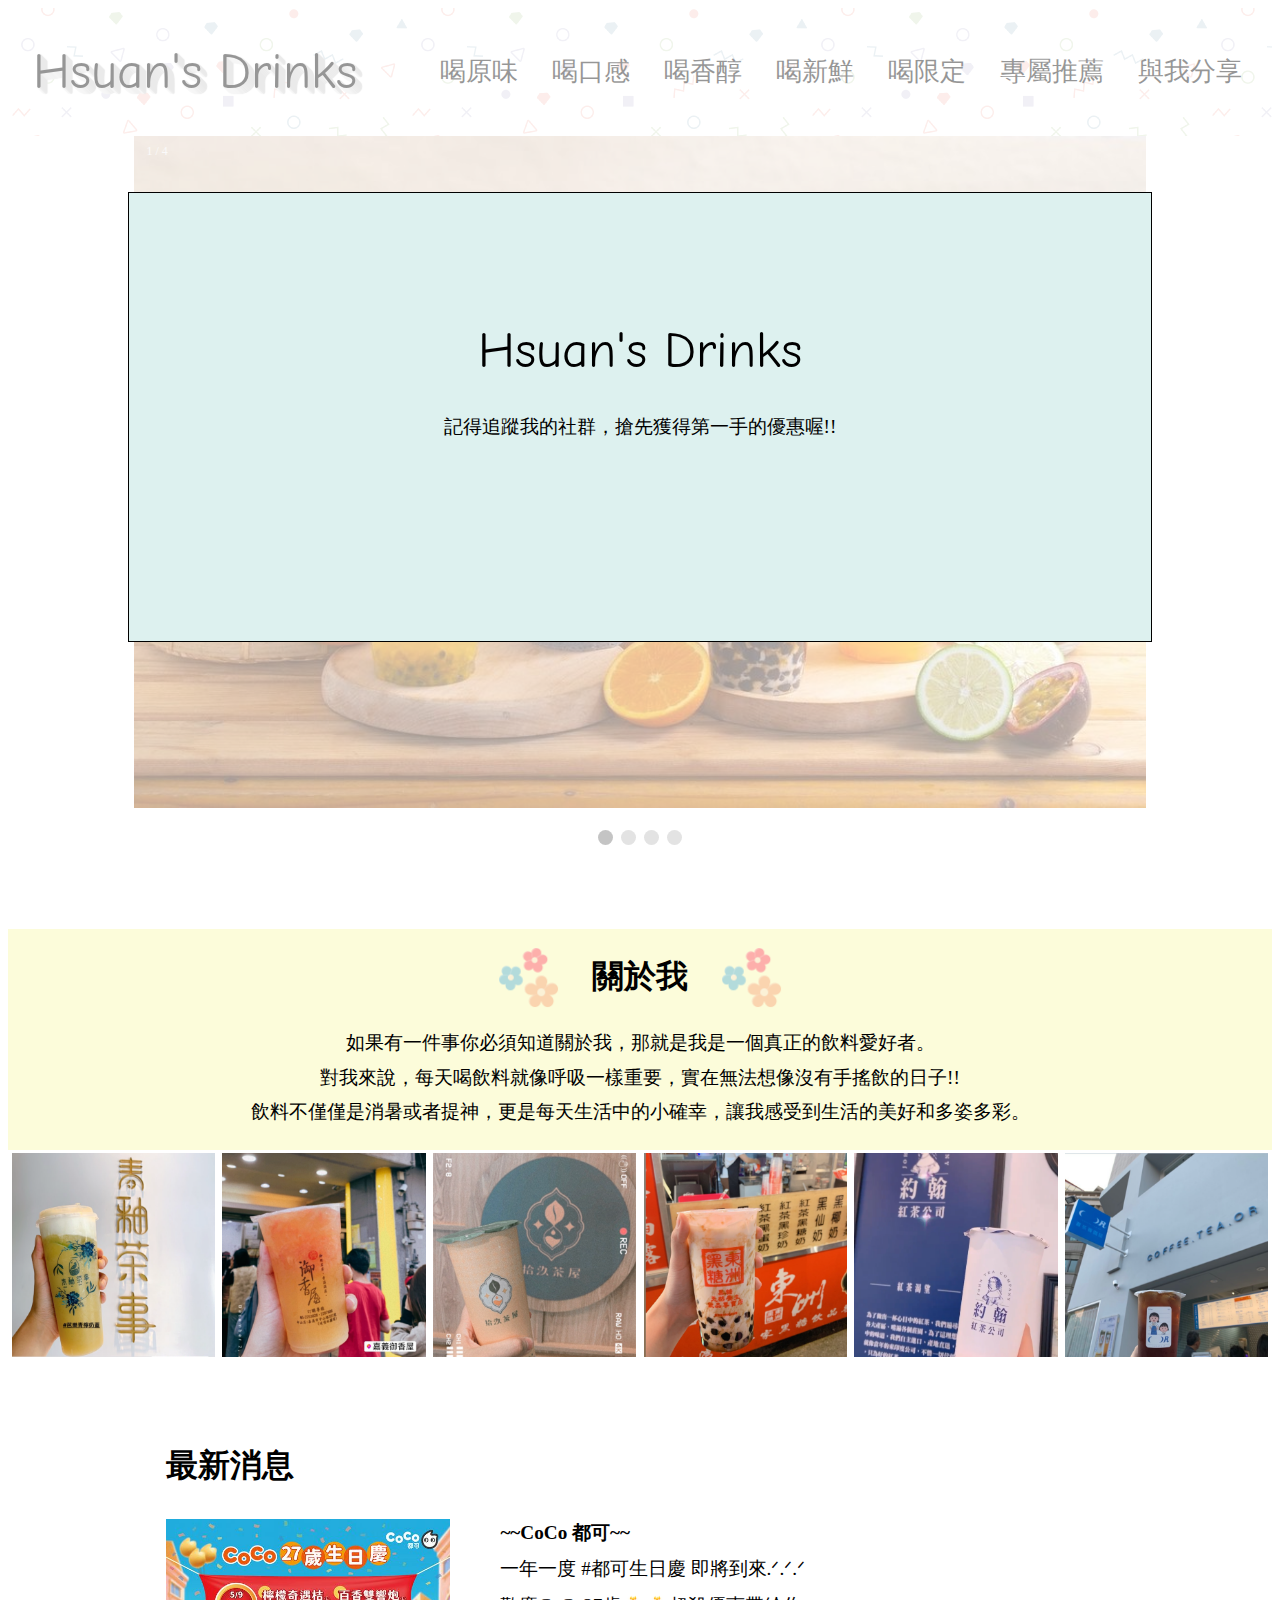
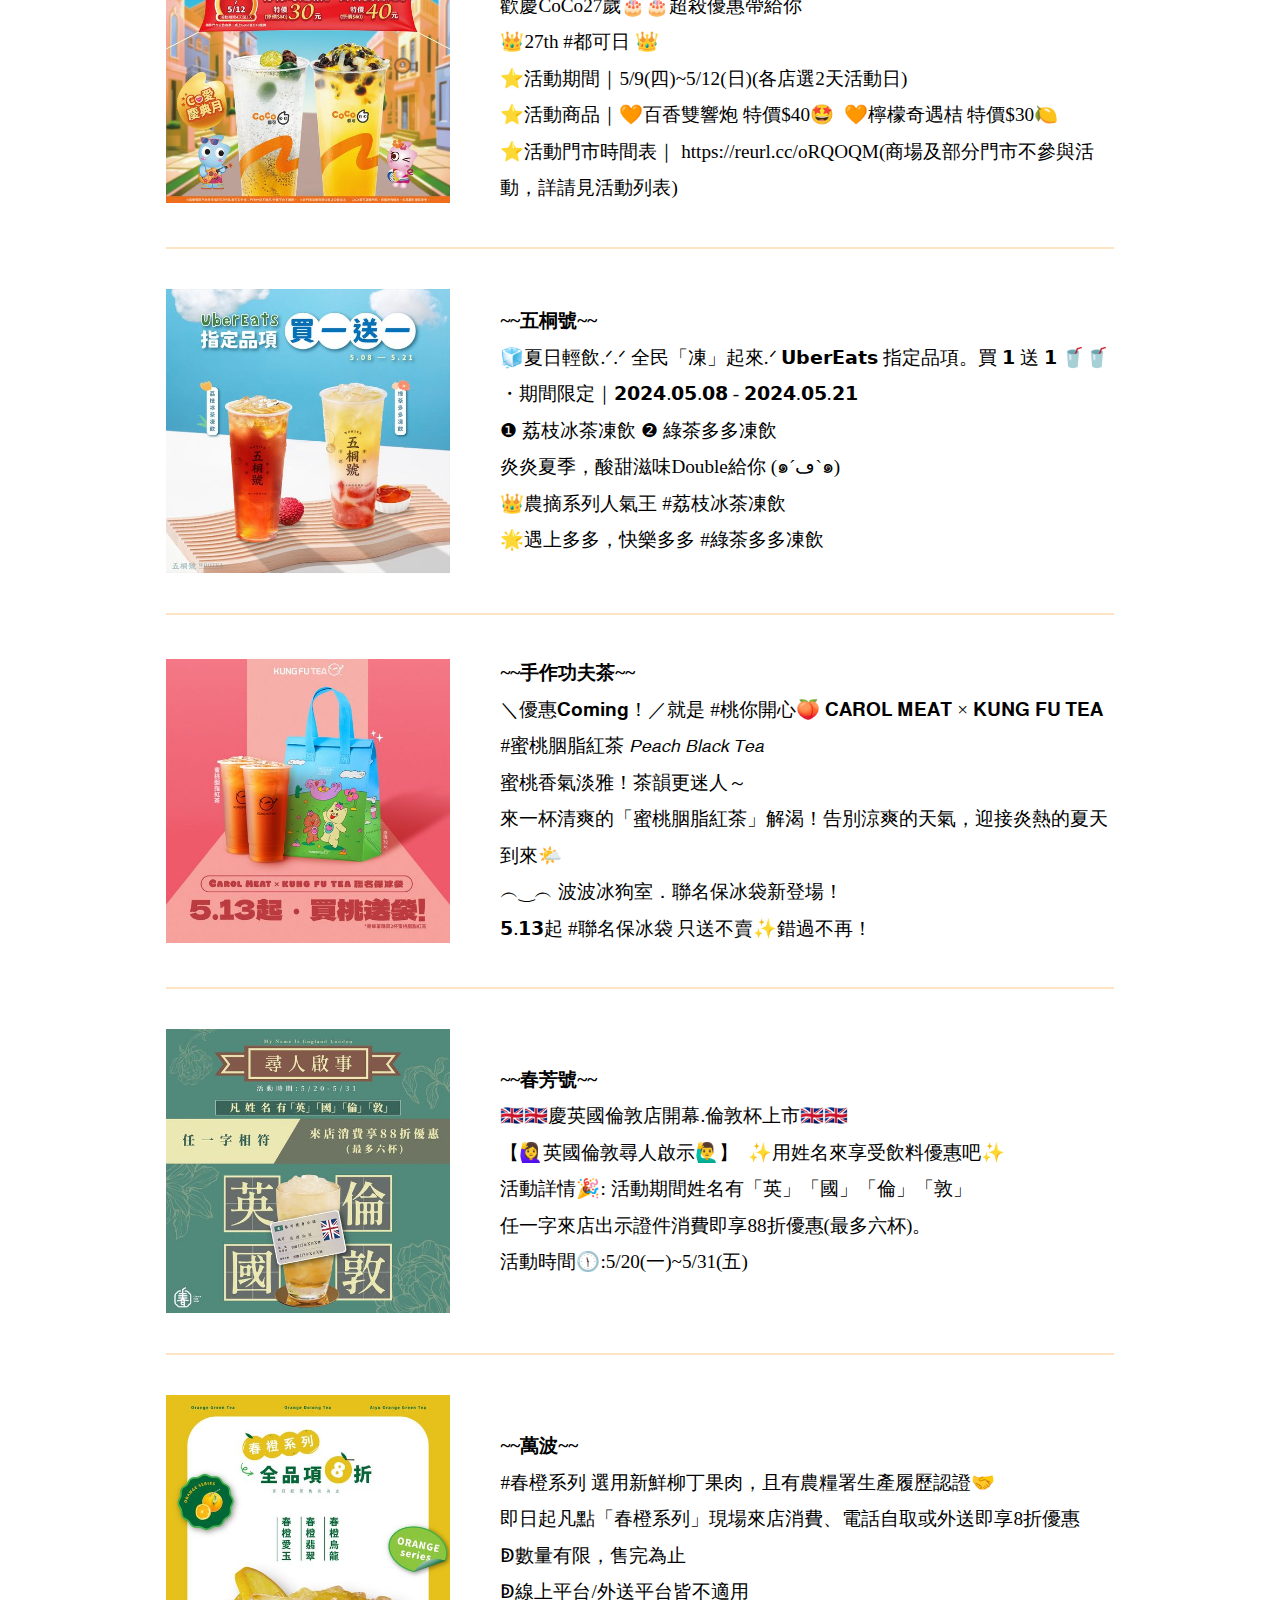
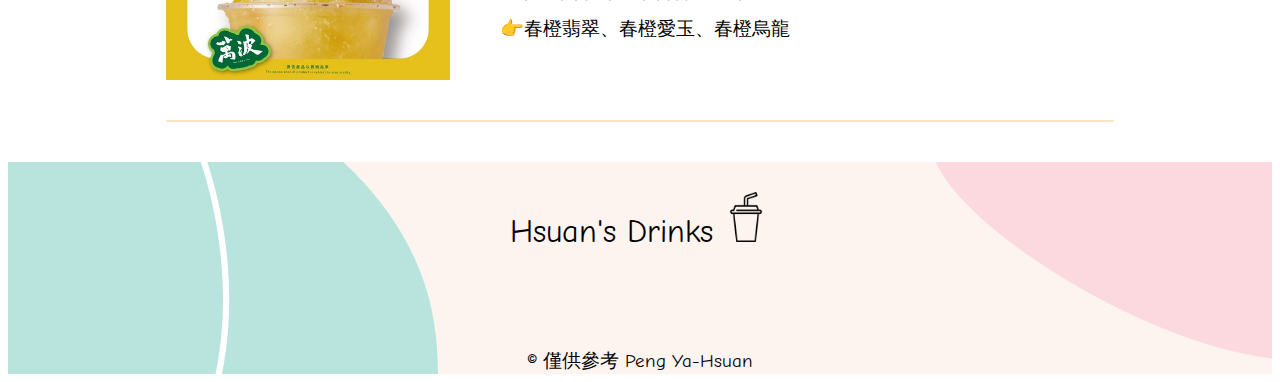
<file: index.html>
<!DOCTYPE html>
<html lang="en">

<head>
    <meta charset="UTF-8">
    <meta name="viewport" content="width=device-width, initial-scale=1.0">
    <title>Hsuan's Drinks</title>
    <link rel="preconnect" href="https://fonts.googleapis.com">
    <link rel="preconnect" href="https://fonts.gstatic.com" crossorigin>
    <link
        href="https://fonts.googleapis.com/css2?family=Comic+Neue:ital,wght@0,300;0,400;0,700;1,300;1,400;1,700&family=Noto+Serif+TC&family=Patrick+Hand&display=swap"
        rel="stylesheet">
    <link rel="stylesheet" href="https://cdnjs.cloudflare.com/ajax/libs/font-awesome/6.5.2/css/all.min.css"
        integrity="sha512-SnH5WK+bZxgPHs44uWIX+LLJAJ9/2PkPKZ5QiAj6Ta86w+fsb2TkcmfRyVX3pBnMFcV7oQPJkl9QevSCWr3W6A=="
        crossorigin="anonymous" referrerpolicy="no-referrer" />
    <link rel="stylesheet" href="style.css">
</head>

<body>
    <header class="clearfix" style="position: relative">
        <h1><a href="./index.html">Hsuan's Drinks</a></h1>

        <!-- 導覽列+下拉選單 -->
        <nav>
            <ul class="inline-block-nav">
                <div class="dropdown"><a href="./original.html">喝原味</a></div>

                <div class=" dropdown">
                    <div class="dropbtn"><a href="#">喝口感</a></div>
                    <div class="dropdown-content">
                        <a href="./boba.html">珍珠</a>
                        <a href="./taro.html">其他</a>
                    </div>
                </div>

                <div class=" dropdown">
                    <div class="dropbtn"><a href="./milk.html">喝香醇</a></div>
                </div>

                <div class=" dropdown"><a href="./fresh.html">喝新鮮</a></div>

                <div class=" dropdown">
                    <div class="dropbtn"><a href="./limited.html">喝限定</a></div>
                </div>
                <div class=" dropdown"><a href="./random.html">專屬推薦</a></div>
                <div class=" dropdown"><a href="./contact.html">與我分享</a></div>
            </ul>
        </nav>

        <div class="mobile-menu" onclick="rightTitle()">
            <i class="fa-solid fa-list-ul"></i>
        </div>

        <div class="myRightList" id="rightList">
            <div class="rightList-container textAlign">
                <a href="./original.html">喝原味</a>
                <button class="dropdown-btn" onclick="boba()" style="padding:5%">喝口感
                    <i class="fa fa-caret-down" onclick="boba()"></i>
                </button>
                <div class="dropdown-container" id="myDrop_btn">
                    <a href="./boba.html">喝口感-珍珠</a><br>
                    <a href="./taro.html">喝口感-其他</a>
                </div>
                
                <a href="./milk.html" >喝香醇</a>
                <a href="./fresh.html" >喝新鮮</a>
                <a href="./limited.html" >喝限定</a>
                <a href="./random.html" >專屬推薦</a>
                <a href="./contact.html" >與我分享</a>
            </div>                   
        </div>


    </header>

    <!-- 網頁一打開會跑出來的視窗 -->
    <div id="followNotice">
        <div class="followNotice-bg"  >
            <!-- 下一個div是一定要包著，不然標題和icon會並排，但不用設定css， -->
            <div >
                <h1 class="followNotice-title">Hsuan's Drinks</h1>
                <div class="followNotice-text">記得追蹤我的社群，搶先獲得第一手的優惠喔!!</div>
                <div class="social-icon clearfix" style="margin-top: 10px;">
                    <a href="http://www.facebook.com/"><i class="fa-brands fa-facebook"></i></a>
                    <a href="https://www.instagram.com/accounts/login/"><i class="fa-brands fa-instagram"></i></a>
                    <a href="https://www.threads.net"><i class="fa-brands fa-threads"></i></a>
                    <a href="https://mail.google.com"><i class="fa-regular fa-envelope"></i></a>
                </div>
            </div>
            
        </div>
    </div>
    







    <!-- 輪播圖W3 -->
    <!-- Slideshow container -->
    <div class="slideshow-container">

            <!-- Full-width images with number and caption text -->
        <div class="mySlides fade">
            <div class="numbertext">1 / 4</div>
            <img src="./images/小茶齋.JPG" style="width: 100%;">
            <!-- <div class="text">Caption Text</div> -->
        </div>

        <div class="mySlides fade">
            <div class="numbertext">2 / 4</div>
            <img src="./images/新井茶banner.png" style="width:100%">
            <!-- <div class="text">Caption Two</div> -->
        </div>

        <div class="mySlides fade">
            <div class="numbertext">3 / 4</div>
            <img src="./images/甘蔗媽媽banner.JPG" style="width:100%">
             <!-- <div class="text">Caption Three</div> -->
        </div>
        <div class="mySlides fade">
            <div class="numbertext">4 / 4</div>
            <img src="./images/茶湯會-1banner.jpg" style="width:100%">
            <!-- <div class="text">Caption Three</div> -->
        </div>
    </div>
    <br>

    <!-- The dots/circles -->
    <div style="text-align:center ">
        <span class="dot" onclick="currentSlide(1)"></span>
        <span class="dot" onclick="currentSlide(2)"></span>
        <span class="dot" onclick="currentSlide(3)"></span>
        <span class="dot" onclick="currentSlide(4)"></span>
    </div>





    <!-- 關於我 -->
    <div class="bg-color" style="margin-top: 80px;">
        <div class="text-center about-me">
            <img src="./images/flower-1.png" alt="" width="35">
            <h2>關於我</h2>
            <img src="./images/flower-1.png" alt="" width="35">
        </div>
        <div class="text-center">
            <div class="padding-bottom" style="font-size: 1.5vw;line-height: 180%;">如果有一件事你必須知道關於我，那就是我是一個真正的飲料愛好者。<br>
                對我來說，每天喝飲料就像呼吸一樣重要，實在無法想像沒有手搖飲的日子!! <br>
                飲料不僅僅是消暑或者提神，更是每天生活中的小確幸，讓我感受到生活的美好和多姿多彩。
            </div>
        </div>
    </div>

    <!-- 關於我 底下的照片 -->
    <div style="display:flex; margin-bottom: 80px;">
        <div class="margin-drinks w-16" style="margin:0.3%;">
            <img src="./images/青柚茶事.png" alt="" width="100%" >
        </div>
        <div class=" margin-drinks w-16" style="margin:0.3%;">
            <img src="./images/御香屋.png" alt="" width="100%">
        </div>
        <div class=" margin-drinks w-16" style="margin:0.3%;">
            <img src="./images/拾汣茶屋.png" alt="" width="100%">
        </div>
        <div class="margin-drinks w-16" style="margin:0.3%;">
            <img src="./images/東洲.png" alt="" width="100%">
        </div>
        <div class="margin-drinks w-16" style="margin:0.3%;">
            <img src="./images/約翰紅茶.png" alt="" width="100%">
        </div>
        <div class="margin-drinks w-16" style="margin:0.3%;">
            <img src="./images/coffee-tea-or.png" alt="" width="100%">
        </div>
    </div>


    <div class="container-bg">
        <div class="container">
            <!-- 最新消息 -->
            <h2>最新消息
                <span class="fa-solid fa-bullhorn"></span>
            </h2>
            <div class="wrap">
                <div class="clearfix color-black item flex-center newsImg-container" >
                    <img src="./images/coco-news.jpg" alt="" width=30% class="newsImg">
                    <div class="float-right w-70 margin-left line-height newsText"><b>~~CoCo 都可~~</b><br>
                        一年一度 #都可生日慶 即將到來.ᐟ.ᐟ.ᐟ<br>
                        歡慶CoCo27歲🎂🎂超殺優惠帶給你<br>
                        👑27th #都可日 👑<br>
                        ⭐活動期間｜5/9(四)~5/12(日)(各店選2天活動日)<br>
                        ⭐活動商品｜🧡百香雙響炮 特價$40🤩&nbsp;&nbsp;🧡檸檬奇遇桔 特價$30🍋<br>
                        ⭐活動門市時間表｜ https://reurl.cc/oRQOQM(商場及部分門市不參與活動，詳請見活動列表)
                    </div>
                    <a href="https://www.facebook.com/cocofreshtea.tw/">
                        <div class="text flex-center">點進來了解詳情</div>
                    </a>
                    
                    
                </div>
                <hr>
                <div class="clearfix color-black item flex-center newsImg-container">
                    <img src="./images/wootea-news.jpg" alt="" width=30% class="newsImg">
                    <div class="float-right w-70 margin-left line-height newsText"> <b>~~五桐號~~</b><br>
                        🧊夏日輕飲.ᐟ.ᐟ 全民「凍」起來.ᐟ&nbsp;𝗨𝗯𝗲𝗿𝗘𝗮𝘁𝘀 指定品項。買 𝟭 送 𝟭 🥤🥤<br>
                        ・期間限定｜𝟮𝟬𝟮𝟰.𝟬𝟱.𝟬𝟴 - 𝟮𝟬𝟮𝟰.𝟬𝟱.𝟮𝟭<br>
                        ❶ 荔枝冰茶凍飲 ❷ 綠茶多多凍飲&nbsp;&nbsp;&nbsp;&nbsp;&nbsp;&nbsp;&nbsp;<br>
                        炎炎夏季，酸甜滋味Double給你 (๑´ڡ`๑)<br>
                        👑農摘系列人氣王 #荔枝冰茶凍飲<br>
                        🌟遇上多多，快樂多多 #綠茶多多凍飲
                    </div>
                    <a href="https://www.facebook.com/WooTeaTW/?locale=zh_TW">
                        <div class="text">點進來了解詳情</div>
                    </a>
                </div>
                <hr>
                <div class="clearfix color-black item flex-center line-height newsImg-container">
                    <img src="./images/功夫茶.jpg" alt="" width=30% class="newsImg">
                    <div class="float-right w-70 margin-left newsText"><b>~~手作功夫茶~~</b><br>
                        ＼優惠𝐂𝐨𝐦𝐢𝐧𝐠！／就是 #桃你開心🍑 ​𝐂𝐀𝐑𝐎𝐋 𝐌𝐄𝐀𝐓 × 𝐊𝐔𝐍𝐆 𝐅𝐔 𝐓𝐄𝐀 <br>
                        #蜜桃胭脂紅茶 𝘗𝘦𝘢𝘤𝘩 𝘉𝘭𝘢𝘤𝘬 𝘛𝘦𝘢 <br>
                        蜜桃香氣淡雅！茶韻更迷人～<br>
                        來一杯清爽的「蜜桃胭脂紅茶」解渴！告別涼爽的天氣，迎接炎熱的夏天到來🌤️<br>
                        ︵‿︵ 波波冰狗室．聯名保冰袋新登場！<br>
                        𝟱.𝟭𝟯起 #聯名保冰袋 只送不賣✨錯過不再！
                    </div>
                    <a href="https://www.facebook.com/Kungfutea">
                        <div class="text">點進來了解詳情</div>
                    </a>
                </div>
                <hr>
                <div class="clearfix color-black item flex-center line-height newsImg-container">
                    <img src="./images/春芳號.jpg" alt="" width=30% class="newsImg">
                    <div class="float-right w-70 margin-left newsText"><b>~~春芳號~~</b><br>
                        🇬🇧🇬🇧慶英國倫敦店開幕.倫敦杯上市🇬🇧🇬🇧 <br>
                        【🙋‍♀️英國倫敦尋人啟示🙋‍♂️】&nbsp;&nbsp;✨用姓名來享受飲料優惠吧✨ <br>
                        活動詳情🎉: 活動期間姓名有「英」「國」「倫」「敦」<br>
                        任一字來店出示證件消費即享88折優惠(最多六杯)。<br>
                        活動時間🕦:5/20(一)~5/31(五) <br>
                    </div>
                    <a href="https://www.facebook.com/chunfunhow8">
                        <div class="text">點進來了解詳情</div>
                    </a>
                </div>
                <hr>
                <div class="clearfix color-black item flex-center line-height newsImg-container">
                    <img src="./images/萬波.jpg" alt="" width=30% class="newsImg">
                    <div class="float-right w-70 margin-left newsText"><b>~~萬波~~</b><br>
                        #春橙系列 選用新鮮柳丁果肉，且有農糧署生產履歷認證🤝<br>
                        即日起凡點「春橙系列」現場來店消費、電話自取或外送即享8折優惠<br>
                        ↁ數量有限，售完為止<br>
                        ↁ線上平台/外送平台皆不適用<br>
                        👉春橙翡翠、春橙愛玉、春橙烏龍
                    </div>
                    <a href="https://www.facebook.com/wanpotea.com.tw/?locale=zh_TW">
                        <div class="text">點進來了解詳情</div>
                    </a>
                </div>
                <hr>






            </div>







        </div>
    </div>

    <!-- 右邊固定社群 -->
    <div class="icon-bar">
        <a href="http://www.facebook.com/"><i class="fa-brands fa-facebook"></i></a>
        <a href="https://www.instagram.com/accounts/login/"><i class="fa-brands fa-instagram"></i></a>
        <a href="https://www.threads.net"><i class="fa-brands fa-threads"></i></a>
        <a href="https://mail.google.com"><i class="fa-regular fa-envelope"></i></a>
        <a href="#"><i class="fa-solid fa-up-long"></i></a>
    </div>


    <footer>
        <h2>Hsuan's Drinks<span><img src="./images/drinks.png" alt="" width="50" style="margin-left: 8px;"></span></h2>
        <div class="social-icon clearfix">
            <a href="http://www.facebook.com/"><i class="fa-brands fa-facebook"></i></a>
            <a href="https://www.instagram.com/accounts/login/"><i class="fa-brands fa-instagram"></i></a>
            <a href="https://www.threads.net"><i class="fa-brands fa-threads"></i></a>
            <a href="https://mail.google.com"><i class="fa-regular fa-envelope"></i></a>
        </div>

        <div class="copyright"> &copy; 僅供參考 Peng Ya-Hsuan</div>
    </footer>


    <!-- 插入JS -->
    <script src="./script.js"></script>

</body>

</html>
</file>
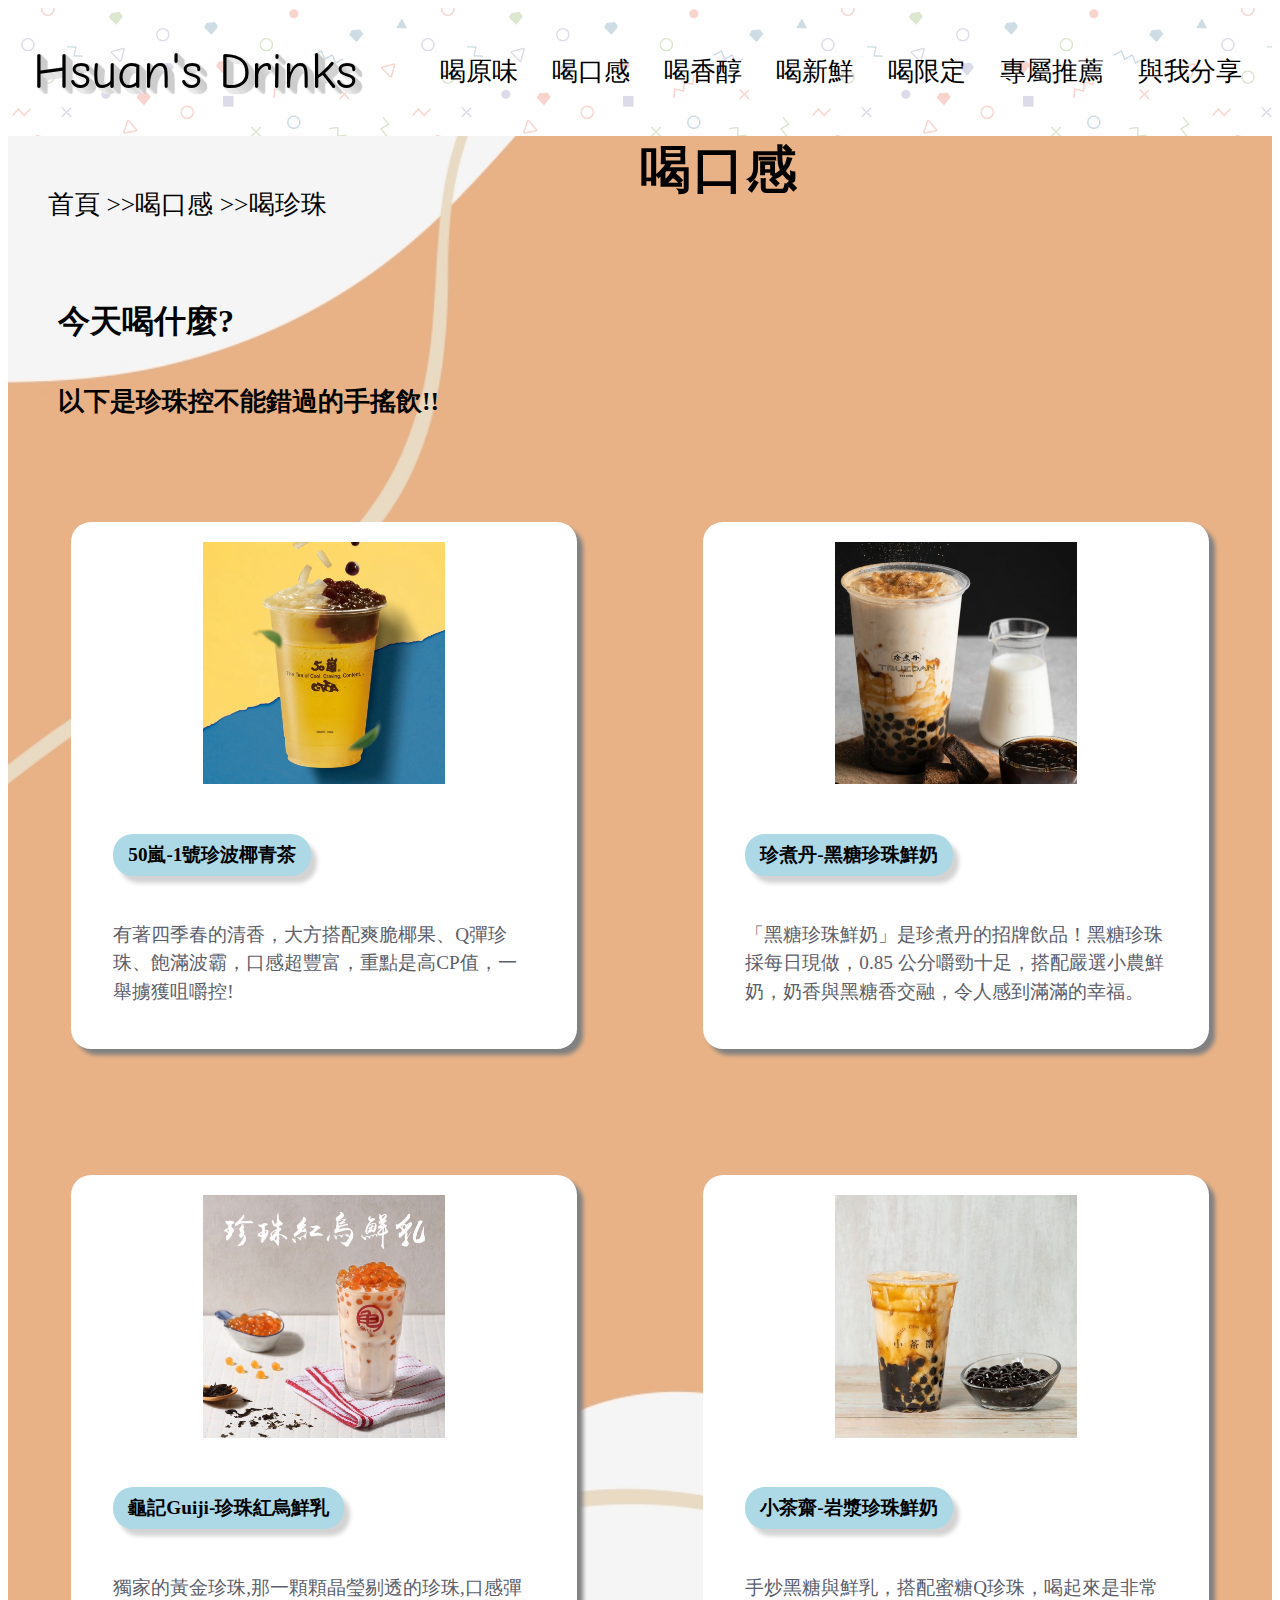
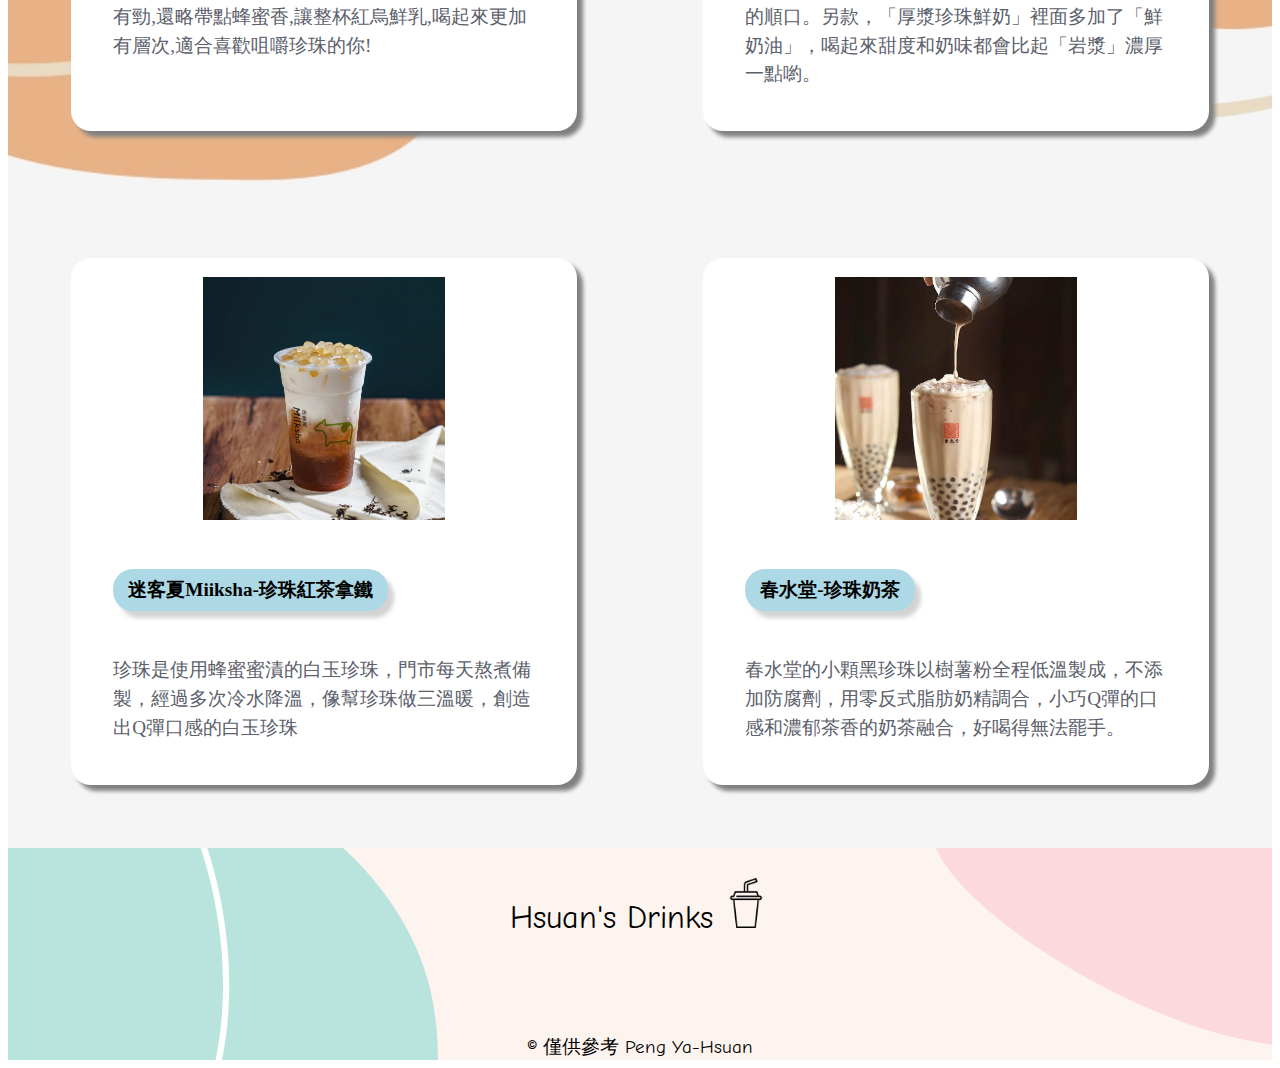
<file: boba.html>
<!DOCTYPE html>
<html lang="en">

<head>
    <meta charset="UTF-8">
    <meta name="viewport" content="width=device-width, initial-scale=1.0">
    <title>喝口感/珍珠-Hsuan's Drinks</title>
    <link rel="preconnect" href="https://fonts.googleapis.com">
    <link rel="preconnect" href="https://fonts.gstatic.com" crossorigin>
    <link
        href="https://fonts.googleapis.com/css2?family=Comic+Neue:ital,wght@0,300;0,400;0,700;1,300;1,400;1,700&family=Noto+Serif+TC&family=Patrick+Hand&display=swap"
        rel="stylesheet">
    <link rel="stylesheet" href="https://cdnjs.cloudflare.com/ajax/libs/font-awesome/6.5.2/css/all.min.css"
        integrity="sha512-SnH5WK+bZxgPHs44uWIX+LLJAJ9/2PkPKZ5QiAj6Ta86w+fsb2TkcmfRyVX3pBnMFcV7oQPJkl9QevSCWr3W6A=="
        crossorigin="anonymous" referrerpolicy="no-referrer" />
    <link rel="stylesheet" href="style.css">
</head>

<body>
    <header class="clearfix" style="position: relative">
        <h1><a href="./index.html">Hsuan's Drinks</a></h1>
        <!-- 導覽列+下拉選單 -->
        <nav>
            <ul class="inline-block-nav">
                <div class="dropdown"><a href="./original.html">喝原味</a></div>

                <div class=" dropdown">
                    <div class="dropbtn"><a href="#">喝口感</a></div>
                    <div class="dropdown-content">
                        <a href="./boba.html">珍珠</a>
                        <a href="./taro.html">其他</a>
                    </div>
                </div>

                <div class=" dropdown">
                    <div class="dropbtn"><a href="./milk.html">喝香醇</a></div>
                </div>

                <div class=" dropdown"><a href="./fresh.html">喝新鮮</a></div>

                <div class=" dropdown">
                    <div class="dropbtn"><a href="./limited.html">喝限定</a></div>
                </div>
                <div class=" dropdown"><a href="./random.html">專屬推薦</a></div>
                <div class=" dropdown"><a href="./contact.html">與我分享</a></div>
            </ul>
        </nav>
        <div class="mobile-menu" onclick="rightTitle()">
            <i class="fa-solid fa-list-ul"></i>
        </div>

        <div class="myRightList" id="rightList">
            <div class="rightList-container textAlign">
                <a href="./original.html">喝原味</a>
                <button class="dropdown-btn" onclick="boba()" style="padding:5%">喝口感
                    <i class="fa fa-caret-down" onclick="boba()"></i>
                </button>
                <div class="dropdown-container" id="myDrop_btn">
                    <a href="./boba.html">喝口感-珍珠</a><br>
                    <a href="./taro.html">喝口感-其他</a>
                </div>
                
                <a href="./milk.html" >喝香醇</a>
                <a href="./fresh.html" >喝新鮮</a>
                <a href="./limited.html" >喝限定</a>
                <a href="./random.html" >專屬推薦</a>
                <a href="./contact.html" >與我分享</a>
            </div>                   
        </div>

    </header>

    <div class="original-bg-image">
        <!-- 測試麵包屑+標題 -->
        <div class="title-container">
            <div class="bread">
                <ul>
                    <li><a href="./index.html">首頁</a></li>
                    <li>喝口感</li>
                    <li>喝珍珠</li>
                </ul>
            </div>
            <h1 class="share-title animate__animated animate__fadeInUp">喝口感</h1>

        </div>


        <!-- Modal -->
        <div id="myModal" class="modal">
            <span class="close" id="close">&times;</span>
            <img class="modal-content" id="img01">                        
            <div id="caption"></div>
        </div>

        <div class="padding-left-right">
            <h2 class="margin-left margin-bottom">今天喝什麼?</h2>
            <h3 class="margin-left margin-bottom animate__animated animate__fadeInLeft">以下是珍珠控不能錯過的手搖飲!!</h3>
            <div class="product-container">
                
                    <div class="product-container-bg">
                        <div class="image-container">
                            <img src="./images/50嵐珍波椰.webp" alt="" width="50%" class="product-padding myImg" id="myImg">
                        </div>
                        <div class="product-context-container">
                            <a href="https://www.facebook.com/p/50%E5%B5%90-%E4%B8%AD%E5%8D%80-100076062604036/?paipv=0&eav=AfbCPlIiamtdYB1dg1XR7FiT5QY3dxPFntq9_YxqC9sI6am-h7JGnqwIw7HbKOcM5uY&_rdr"><h4 >50嵐-1號珍波椰青茶</h4></a>
                            <p class="product-context">有著四季春的清香，大方搭配爽脆椰果、Q彈珍珠、飽滿波霸，口感超豐富，重點是高CP值，一舉擄獲咀嚼控!</p>
                        </div>
                    </div>
                
                
                    <div class="product-container-bg">
                        <div class="image-container">
                            <img src="./images/珍煮丹-黑糖珍珠鮮奶.jpg" alt="" width="50%" class="product-padding myImg" id="myImg2">
                        </div>
                        <div class="product-context-container">
                            <a href="https://www.truedan.com.tw/product.php"><h4>珍煮丹-黑糖珍珠鮮奶</h4></a>                            
                            <p class="product-context">「黑糖珍珠鮮奶」是珍煮丹的招牌飲品！黑糖珍珠採每日現做，0.85 公分嚼勁十足，搭配嚴選小農鮮奶，奶香與黑糖香交融，令人感到滿滿的幸福。</p>
                        </div>
                    </div>
                
                
            </div>

            <div class="product-container">
                
                    <div class="product-container-bg">
                        <div class="image-container">
                            <img src="./images/龜記Guiji-珍珠紅烏鮮乳.jpg" alt="" width="50%" class="product-padding myImg" id="myImg3">
                        </div>
                        <div class="product-context-container">
                            <a href="https://guiji-group.com/"><h4>龜記Guiji-珍珠紅烏鮮乳</h4></a>                            
                            <p class="product-context">獨家的黃金珍珠,那一顆顆晶瑩剔透的珍珠,口感彈有勁,還略帶點蜂蜜香,讓整杯紅烏鮮乳,喝起來更加有層次,適合喜歡咀嚼珍珠的你!</p>
                        </div>
                    </div>
                
                
                    <div class="product-container-bg">
                        <div class="image-container">
                            <img src="./images/小茶齋-岩漿珍珠鮮奶.jpg" alt="" width="50%" class="product-padding myImg" id="myImg4">
                        </div>
                        <div class="product-context-container">
                            <a href="https://www.facebook.com/siaochazhai"><h4>小茶齋-岩漿珍珠鮮奶</h4></a>                            
                            <p class="product-context">手炒黑糖與鮮乳，搭配蜜糖Q珍珠，喝起來是非常的順口。另款，「厚漿珍珠鮮奶」裡面多加了「鮮奶油」，喝起來甜度和奶味都會比起「岩漿」濃厚一點喲。</p>
                        </div>
                    </div>
                
                
            </div>

            <div class="product-container">
                
                    <div class="product-container-bg">
                        <div class="image-container">
                            <img src="./images/迷客夏-珍珠紅茶拿鐵.jfif" alt="" width="50%" class="product-padding myImg" id="myImg5">
                        </div>
                        <div class="product-context-container">
                            <a href="https://www.milksha.com/"><h4>迷客夏Miiksha-珍珠紅茶拿鐵</h4></a>                            
                            <p class="product-context">珍珠是使用蜂蜜蜜漬的白玉珍珠，門市每天熬煮備製，經過多次冷水降溫，像幫珍珠做三溫暖，創造出Q彈口感的白玉珍珠</p>
                        </div>
                    </div>
                
                
                    <div class="product-container-bg">
                        <div class="image-container">
                            <img src="./images/春水堂-珍珠奶茶.jpg" alt="" width="50%" class="product-padding myImg" id="myImg6">
                        </div>
                        <div class="product-context-container">
                            <a href="https://www.chunshuitang.com.tw/"><h4>春水堂-珍珠奶茶</h4></a>                            
                            <p class="product-context">春水堂的小顆黑珍珠以樹薯粉全程低溫製成，不添加防腐劑，用零反式脂肪奶精調合，小巧Q彈的口感和濃郁茶香的奶茶融合，好喝得無法罷手。</p>
                        </div>
                    </div>
                
                
            </div>
        </div>









        <!-- 右邊固定社群 -->
        <div class="icon-bar">
            <a href="http://www.facebook.com/"><i class="fa-brands fa-facebook"></i></a>
            <a href="https://www.instagram.com/accounts/login/"><i class="fa-brands fa-instagram"></i></a>
            <a href="https://www.threads.net"><i class="fa-brands fa-threads"></i></a>
            <a href="https://mail.google.com"><i class="fa-regular fa-envelope"></i></a>
            <a href="#"><i class="fa-solid fa-up-long"></i></a>
        </div>


    </div>
    

    <footer>
        <h2>Hsuan's Drinks<span><img src="./images/drinks.png" alt="" width="50" style="margin-left: 8px;"></span></h2>
        <div class="social-icon clearfix">
            <a href="http://www.facebook.com/"><i class="fa-brands fa-facebook"></i></a>
            <a href="https://www.instagram.com/accounts/login/"><i class="fa-brands fa-instagram"></i></a>
            <a href="https://www.threads.net"><i class="fa-brands fa-threads"></i></a>
            <a href="https://mail.google.com"><i class="fa-regular fa-envelope"></i></a>
        </div>

        <div class="copyright"> &copy; 僅供參考 Peng Ya-Hsuan</div>
    </footer>

    <!-- 插入JS -->
    <script src="./script.js"></script>

</body>

</html>
</file>
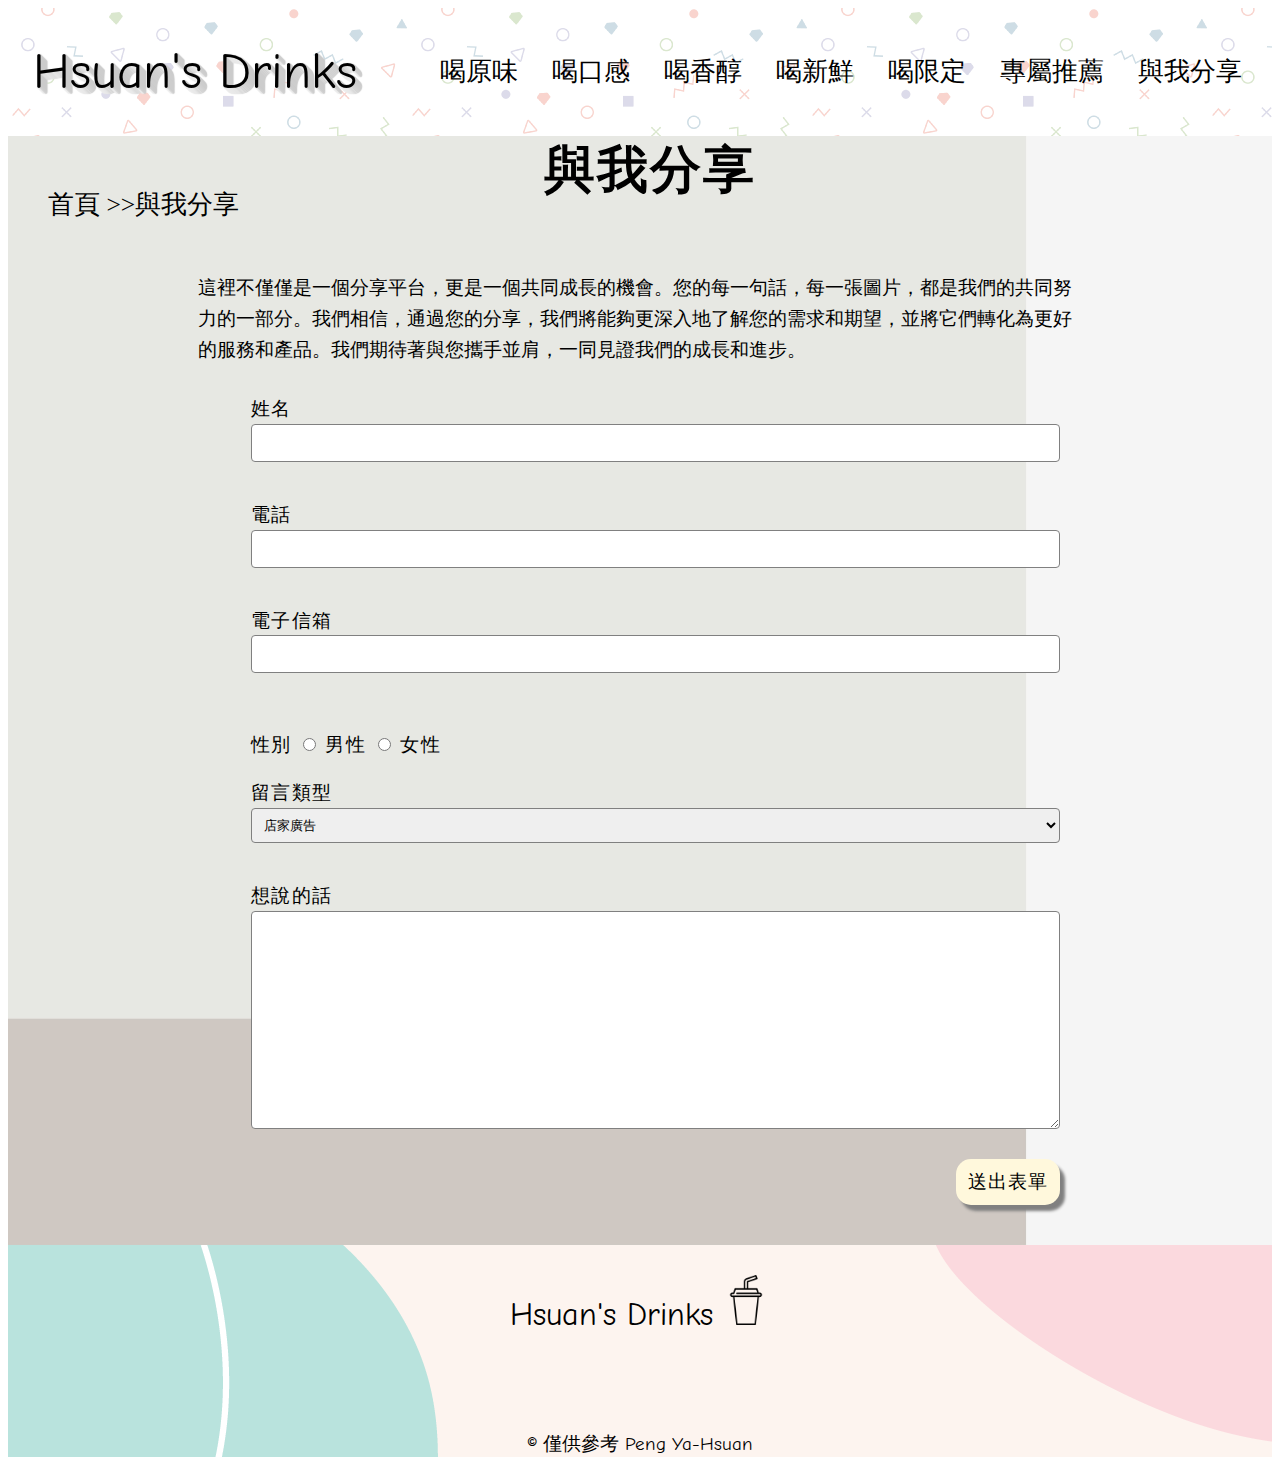
<file: contact.html>
<!DOCTYPE html>
<html lang="en">
  <head>
    <meta charset="UTF-8" />
    <meta name="viewport" content="width=device-width, initial-scale=1.0" />
    <title>與我分享-Hsuan's Drinks</title>
    <link rel="preconnect" href="https://fonts.googleapis.com" />
    <link rel="preconnect" href="https://fonts.gstatic.com" crossorigin />
    <link
      href="https://fonts.googleapis.com/css2?family=Comic+Neue:ital,wght@0,300;0,400;0,700;1,300;1,400;1,700&family=Noto+Serif+TC&family=Patrick+Hand&display=swap"
      rel="stylesheet"
    />
    <link
      rel="stylesheet"
      href="https://cdnjs.cloudflare.com/ajax/libs/font-awesome/6.5.2/css/all.min.css"
      integrity="sha512-SnH5WK+bZxgPHs44uWIX+LLJAJ9/2PkPKZ5QiAj6Ta86w+fsb2TkcmfRyVX3pBnMFcV7oQPJkl9QevSCWr3W6A=="
      crossorigin="anonymous"
      referrerpolicy="no-referrer"
    />
    <link rel="stylesheet" href="style.css" />
  </head>

  <body>
    <div class="share-bg-image">
      <header class="clearfix" style="position: relative">
        <h1><a href="./index.html">Hsuan's Drinks</a></h1>
        <!-- 導覽列+下拉選單 -->
        <nav>
          <ul class="inline-block-nav">
            <div class="dropdown"><a href="./original.html">喝原味</a></div>
            <div class="dropdown">
              <div class="dropbtn"><a href="#">喝口感</a></div>
              <div class="dropdown-content">
                <a href="./boba.html">珍珠</a>
                <a href="./taro.html">其他</a>
              </div>
            </div>
            <div class=" dropdown">
                    <div class="dropbtn"><a href="./milk.html">喝香醇</a></div>
                </div>
            <div class="dropdown"><a href="./fresh.html">喝新鮮</a></div>
            <div class="dropdown">
              <div class="dropbtn"><a href="./limited.html">喝限定</a></div>
            </div>
            <div class=" dropdown"><a href="./random.html">專屬推薦</a></div>
            <div class="dropdown"><a href="./contact.html">與我分享</a></div>
          </ul>
        </nav>
        <div class="mobile-menu" onclick="rightTitle()">
            <i class="fa-solid fa-list-ul"></i>
        </div>

        <div class="myRightList" id="rightList">
            <div class="rightList-container textAlign">
                <a href="./original.html">喝原味</a>
                <button class="dropdown-btn" onclick="boba()" style="padding:5%">喝口感
                    <i class="fa fa-caret-down" onclick="boba()"></i>
                </button>
                <div class="dropdown-container" id="myDrop_btn">
                    <a href="./boba.html">喝口感-珍珠</a><br>
                    <a href="./taro.html">喝口感-其他</a>
                </div>
                
                <a href="./milk.html" >喝香醇</a>
                <a href="./fresh.html" >喝新鮮</a>
                <a href="./limited.html" >喝限定</a>
                <a href="./random.html" >專屬推薦</a>
                <a href="./contact.html" >與我分享</a>
            </div>                   
        </div>
      </header>

      <!-- 測試麵包屑+標題 -->
        <div class="title-container">
            <div class="bread">
                <ul>
                    <li><a href="./index.html">首頁</a></li>
                    <li>與我分享</li>
                </ul>
            </div>
            <h1 class="share-title animate__animated animate__fadeInUp">與我分享</h1>
        </div>

      <!-- 引言 -->
      <div class=" w-70 share-text">
        這裡不僅僅是一個分享平台，更是一個共同成長的機會。您的每一句話，每一張圖片，都是我們的共同努力的一部分。我們相信，通過您的分享，我們將能夠更深入地了解您的需求和期望，並將它們轉化為更好的服務和產品。我們期待著與您攜手並肩，一同見證我們的成長和進步。
      </div>

      <!-- 表單 -->
      <div class="clearfix">
        <form action="" class="w-80 float-right margin-bottom" style="font-size: 1.5vw;">
          <lebel for="name" class="myLebel">姓名</lebel>
          <input type="text" name="name" required />
          <br />
          <lebel for="phone">電話</lebel>
          <input type="tel" name="phone" required />
          <br />
          <lebel for="mail">電子信箱</lebel>
          <input type="email" name="mail" required />
          <br />
          <p>性別</p>
          <input type="radio" id="male" name="gender" value="male" required />
          <label for="male">男性</label>
          <input type="radio"id="female"name="gender"value="female"required />
          <label for="female">女性</label>
          <br />
          <lebel>留言類型</lebel><br />
          <select name="text-type" id="">
            <option value="">店家廣告</option>
            <option value="">推薦店家</option>
            <option value="">推薦飲料</option>
            <option value="">其他建議</option>
          </select>
          <br />
          <lebel>想說的話</lebel>
          <textarea name="" id="" rows="10" required></textarea>
          <div style="text-align: right; width: 80%">
            <button class="submit">送出表單</button>
          </div>
        </form>
      </div>

      <!-- 右邊固定社群 -->
        <div class="icon-bar">
            <a href="http://www.facebook.com/"><i class="fa-brands fa-facebook"></i></a>
            <a href="https://www.instagram.com/accounts/login/"><i class="fa-brands fa-instagram"></i></a>
            <a href="https://www.threads.net"><i class="fa-brands fa-threads"></i></a>
            <a href="https://mail.google.com"><i class="fa-regular fa-envelope"></i></a>
            <a href="#"><i class="fa-solid fa-up-long"></i></a>
        </div>
    </div>

    <footer>
      <h2>
        Hsuan's Drinks<span
          ><img
            src="./images/drinks.png"
            alt=""
            width="50"
            style="margin-left: 8px"
        /></span>
      </h2>
      <div class="social-icon clearfix">
        <a href="http://www.facebook.com/"
          ><i class="fa-brands fa-facebook"></i
        ></a>
        <a href="https://www.instagram.com/accounts/login/"
          ><i class="fa-brands fa-instagram"></i
        ></a>
        <a href="https://www.threads.net"
          ><i class="fa-brands fa-threads"></i
        ></a>
        <a href="https://mail.google.com"
          ><i class="fa-regular fa-envelope"></i
        ></a>
      </div>

      <div class="copyright">&copy; 僅供參考 Peng Ya-Hsuan</div>
    </footer>

    <!-- 插入JS -->
    <script src="./script.js"></script>

  </body>
</html>
</file>
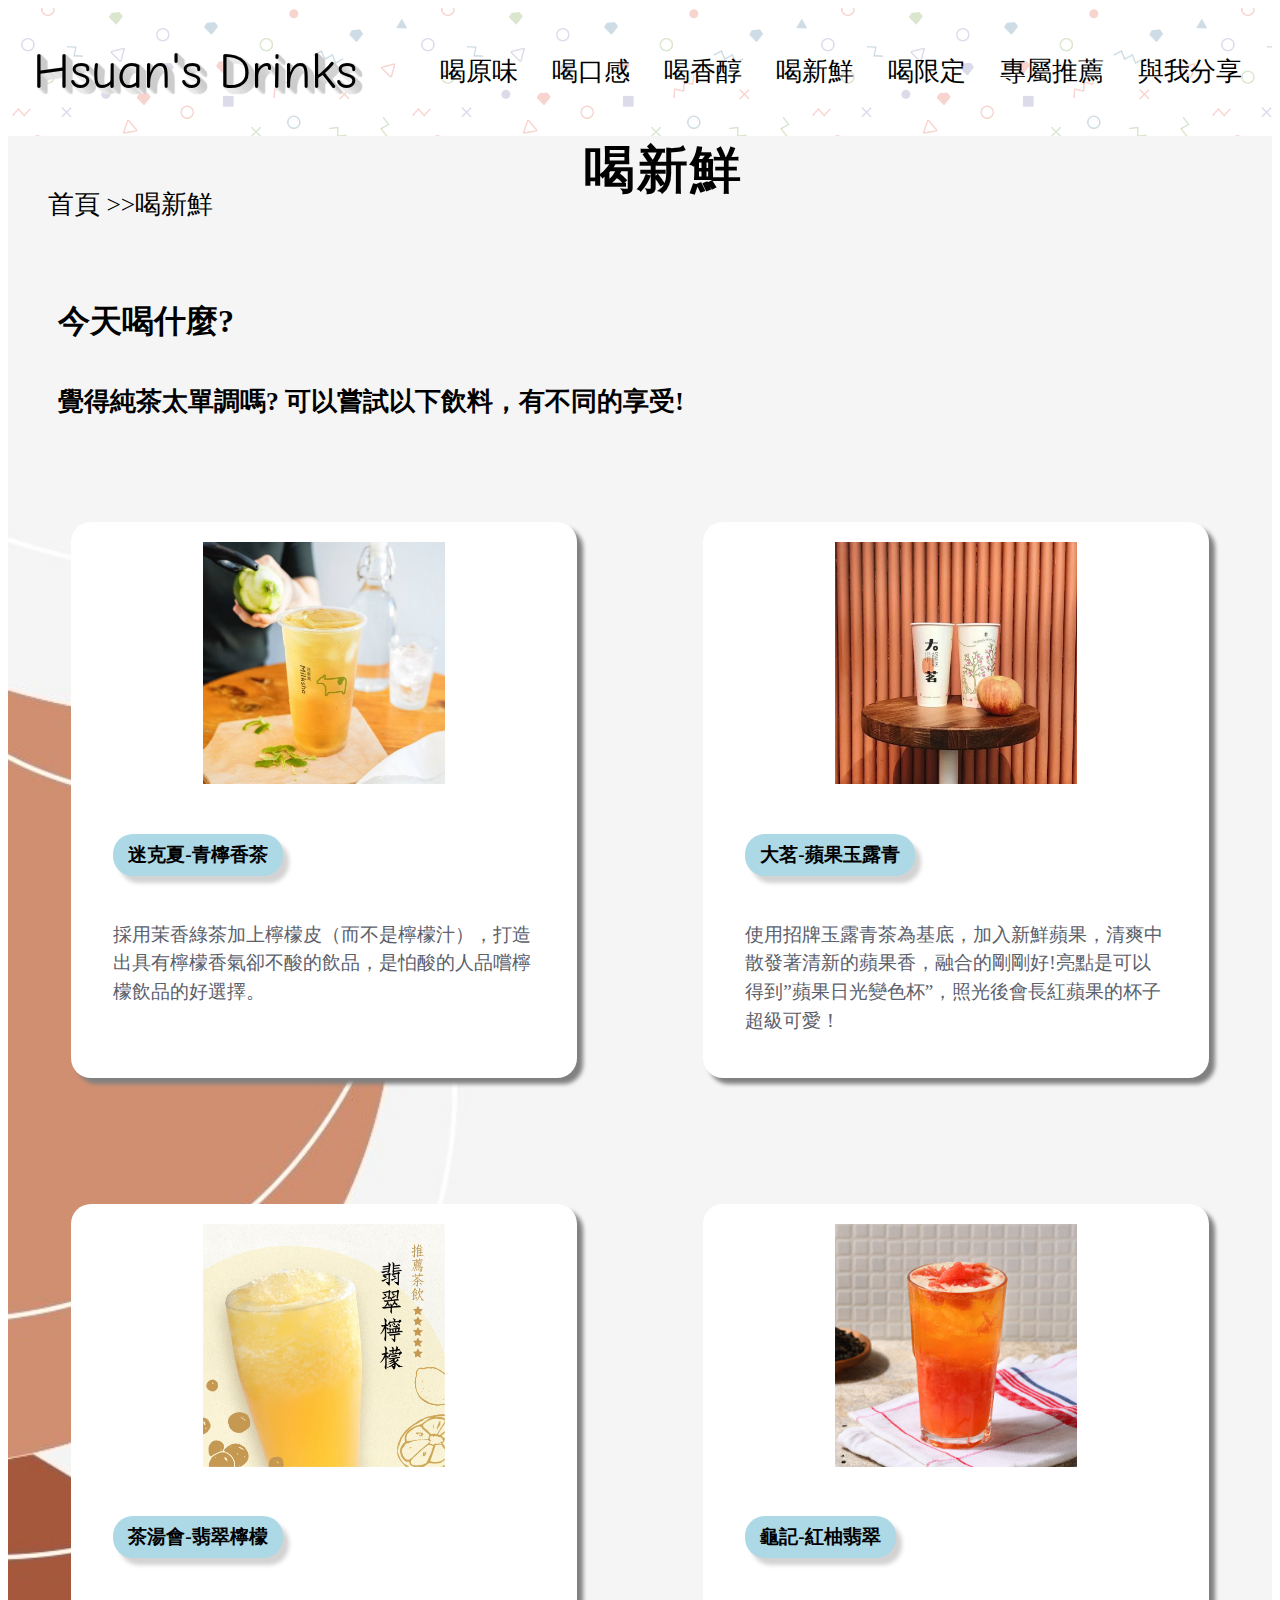
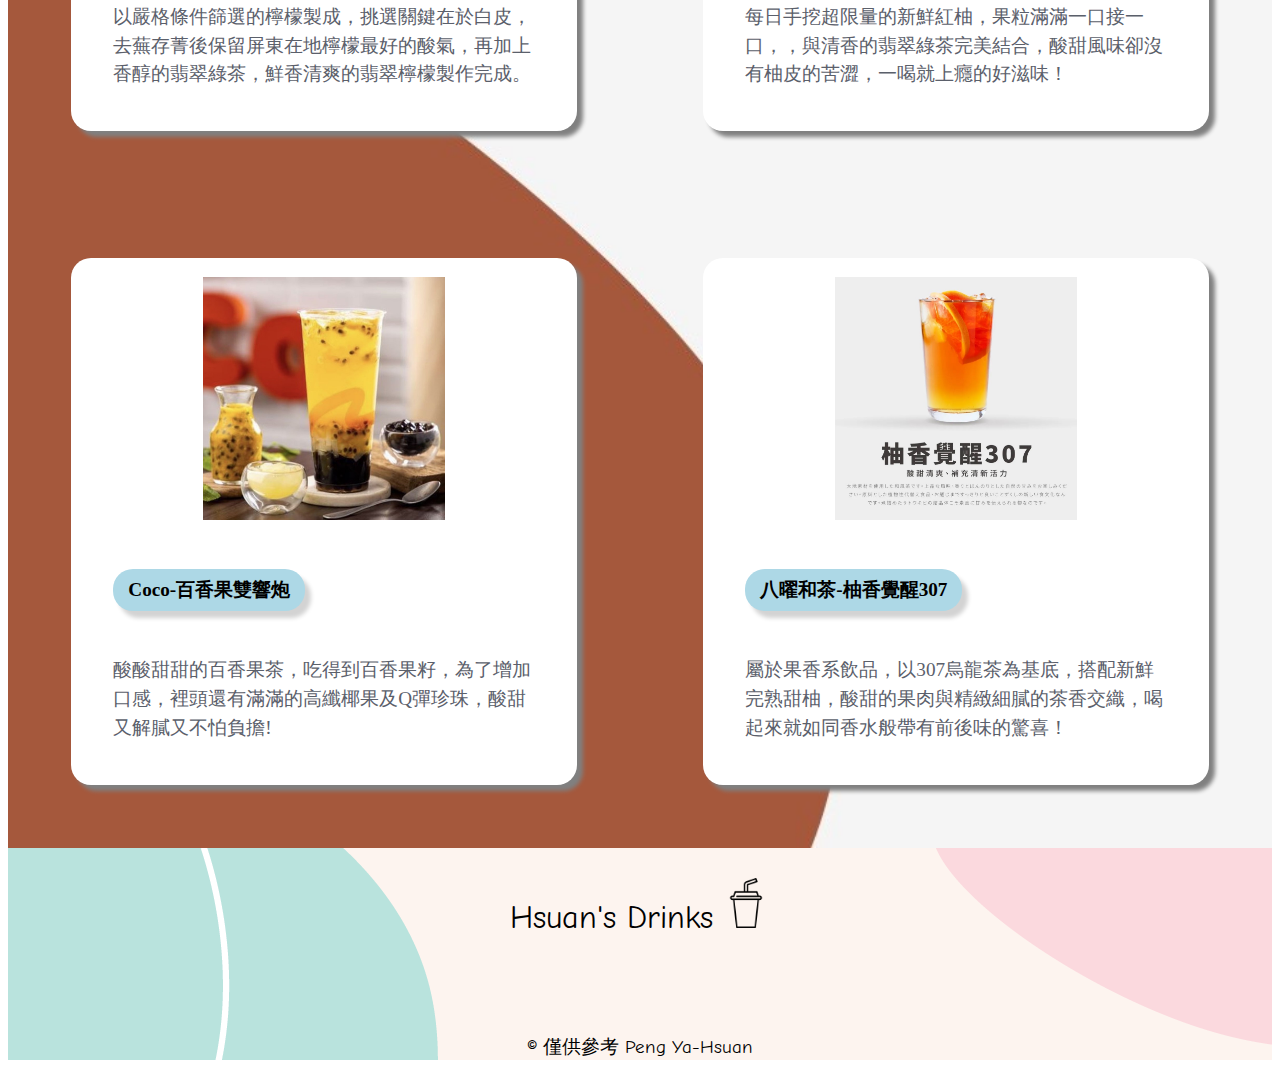
<file: fresh.html>
<!DOCTYPE html>
<html lang="en">

<head>
    <meta charset="UTF-8">
    <meta name="viewport" content="width=device-width, initial-scale=1.0">
    <title>喝新鮮-Hsuan's Drinks</title>
    <link rel="preconnect" href="https://fonts.googleapis.com">
    <link rel="preconnect" href="https://fonts.gstatic.com" crossorigin>
    <link
        href="https://fonts.googleapis.com/css2?family=Comic+Neue:ital,wght@0,300;0,400;0,700;1,300;1,400;1,700&family=Noto+Serif+TC&family=Patrick+Hand&display=swap"
        rel="stylesheet">
    <link rel="stylesheet" href="https://cdnjs.cloudflare.com/ajax/libs/font-awesome/6.5.2/css/all.min.css"
        integrity="sha512-SnH5WK+bZxgPHs44uWIX+LLJAJ9/2PkPKZ5QiAj6Ta86w+fsb2TkcmfRyVX3pBnMFcV7oQPJkl9QevSCWr3W6A=="
        crossorigin="anonymous" referrerpolicy="no-referrer" />
    <link rel="stylesheet" href="style.css">
</head>

<body>
    <header class="clearfix" style="position: relative">
        <h1><a href="./index.html">Hsuan's Drinks</a></h1>
        <!-- 導覽列+下拉選單 -->
        <nav>
            <ul class="inline-block-nav">
                <div class="dropdown"><a href="./original.html">喝原味</a></div>

                <div class=" dropdown">
                    <div class="dropbtn"><a href="#">喝口感</a></div>
                    <div class="dropdown-content">
                        <a href="./boba.html">珍珠</a>
                        <a href="./taro.html">其他</a>
                    </div>
                </div>

                <div class=" dropdown">
                    <div class="dropbtn"><a href="./milk.html">喝香醇</a></div>
                </div>

                <div class=" dropdown"><a href="./fresh.html">喝新鮮</a></div>

                <div class=" dropdown">
                    <div class="dropbtn"><a href="./limited.html">喝限定</a></div>
                </div>
                <div class=" dropdown"><a href="./random.html">專屬推薦</a></div>
                <div class=" dropdown"><a href="./contact.html">與我分享</a></div>
            </ul>
        </nav>
        <div class="mobile-menu" onclick="rightTitle()">
            <i class="fa-solid fa-list-ul"></i>
        </div>

        <div class="myRightList" id="rightList">
            <div class="rightList-container textAlign">
                <a href="./original.html">喝原味</a>
                <button class="dropdown-btn" onclick="boba()" style="padding:5%">喝口感
                    <i class="fa fa-caret-down" onclick="boba()"></i>
                </button>
                <div class="dropdown-container" id="myDrop_btn">
                    <a href="./boba.html">喝口感-珍珠</a><br>
                    <a href="./taro.html">喝口感-其他</a>
                </div>
                
                <a href="./milk.html" >喝香醇</a>
                <a href="./fresh.html" >喝新鮮</a>
                <a href="./limited.html" >喝限定</a>
                <a href="./random.html" >專屬推薦</a>
                <a href="./contact.html" >與我分享</a>
            </div>                   
        </div>

    </header>

    <div class="milk-bg-image">
        <!-- 測試麵包屑+標題 -->
        <div class="title-container">
            <div class="bread">
                <ul>
                    <li><a href="./index.html">首頁</a></li>
                    <li>喝新鮮</li>
                </ul>
            </div>
            <h1 class="share-title animate__animated animate__fadeInUp">喝新鮮</h1>
        </div>

        <!-- Modal -->
        <div id="myModal" class="modal">
            <span class="close" id="close">&times;</span>
            <img class="modal-content" id="img01">                        
            <div id="caption"></div>
        </div>

        <div class="padding-left-right">
            <h2 class="margin-left margin-bottom">今天喝什麼?</h2>
            <h3 class="margin-left margin-bottom animate__animated animate__fadeInLeft">覺得純茶太單調嗎? 可以嘗試以下飲料，有不同的享受!</h3>
            <div class="product-container">
                
                    <div class="product-container-bg">
                        <div class="image-container">
                            <img src="./images/迷克夏-青檸香茶.jfif" alt="" width="50%" class="product-padding myImg" id="myImg">
                        </div>
                        <div class="product-context-container">
                            <a href="https://www.milksha.com/"><h4 >迷克夏-青檸香茶</h4></a>                            
                            <p class="product-context">採用茉香綠茶加上檸檬皮（而不是檸檬汁），打造出具有檸檬香氣卻不酸的飲品，是怕酸的人品嚐檸檬飲品的好選擇。</p>
                        </div>
                    </div>
                
                
                    <div class="product-container-bg">
                        <div class="image-container">
                            <img src="./images/大茗-蘋果玉露青.jpg" alt="" width="50%" class="product-padding myImg" id="myImg2">
                        </div>
                        <div class="product-context-container">
                            <a href="https://www.facebook.com/p/%E5%A4%A7%E8%8C%97%E6%9C%AC%E4%BD%8D%E8%A3%BD%E8%8C%B6%E5%A0%82-100067777907132/?locale=zh_TW"><h4>大茗-蘋果玉露青</h4></a>                            
                            <p class="product-context">使用招牌玉露青茶為基底，加入新鮮蘋果，清爽中散發著清新的蘋果香，融合的剛剛好!亮點是可以得到”蘋果日光變色杯”，照光後會長紅蘋果的杯子超級可愛！</p>
                        </div>
                    </div>
                
                
            </div>
            <div class="product-container">
                
                    <div class="product-container-bg">
                        <div class="image-container">
                            <img src="./images/茶湯會-翡翠檸檬.jpg" alt="" width="50%" class="product-padding myImg" id="myImg3">
                        </div>
                        <div class="product-context-container">
                            <a href="https://tw.tp-tea.com/"><h4>茶湯會-翡翠檸檬</h4></a>                            
                            <p class="product-context">以嚴格條件篩選的檸檬製成，挑選關鍵在於白皮，去蕪存菁後保留屏東在地檸檬最好的酸氣，再加上香醇的翡翠綠茶，鮮香清爽的翡翠檸檬製作完成。</p>
                        </div>
                    </div>
                
                
                    <div class="product-container-bg">
                        <div class="image-container">
                            <img src="./images/龜記-紅柚翡翠.jpg" alt="" width="50%" class="product-padding myImg" id="myImg4">
                        </div>
                        <div class="product-context-container">
                            <a href="https://guiji-group.com/"><h4>龜記-紅柚翡翠</h4></a>                            
                            <p class="product-context">每日手挖超限量的新鮮紅柚，果粒滿滿一口接一口，，與清香的翡翠綠茶完美結合，酸甜風味卻沒有柚皮的苦澀，一喝就上癮的好滋味！</p>
                        </div>
                    </div>
                
                
            </div>
            <div class="product-container">
                
                    <div class="product-container-bg">
                        <div class="image-container">
                            <img src="./images/coco-百香果雙響炮.jpg" alt="" width="50%" class="product-padding myImg" id="myImg5">
                        </div>
                        <div class="product-context-container">
                            <a href="https://www.facebook.com/cocofreshtea.tw/?locale=zh_TW"><h4>Coco-百香果雙響炮</h4></a>                            
                            <p class="product-context">酸酸甜甜的百香果茶，吃得到百香果籽，為了增加口感，裡頭還有滿滿的高纖椰果及Q彈珍珠，酸甜又解膩又不怕負擔!</p>
                        </div>
                    </div>
                
                
                    <div class="product-container-bg">
                        <div class="image-container">
                            <img src="./images/八曜和茶-柚香覺醒307.jpg" alt="" width="50%" class="product-padding myImg" id="myImg6">
                        </div>
                        <div class="product-context-container">
                            <a href="https://8yotea.com/"><h4>八曜和茶-柚香覺醒307</h4></a>                            
                            <p class="product-context">屬於果香系飲品，以307烏龍茶為基底，搭配新鮮完熟甜柚，酸甜的果肉與精緻細膩的茶香交織，喝起來就如同香水般帶有前後味的驚喜！</p>
                        </div>
                    </div>
                
                
            </div>
        </div>









        <!-- 右邊固定社群 -->
        <div class="icon-bar">
            <a href="http://www.facebook.com/"><i class="fa-brands fa-facebook"></i></a>
            <a href="https://www.instagram.com/accounts/login/"><i class="fa-brands fa-instagram"></i></a>
            <a href="https://www.threads.net"><i class="fa-brands fa-threads"></i></a>
            <a href="https://mail.google.com"><i class="fa-regular fa-envelope"></i></a>
            <a href="#"><i class="fa-solid fa-up-long"></i></a>
        </div>


    </div>
    

    <footer>
        <h2>Hsuan's Drinks<span><img src="./images/drinks.png" alt="" width="50" style="margin-left: 8px;"></span></h2>
        <div class="social-icon clearfix">
            <a href="http://www.facebook.com/"><i class="fa-brands fa-facebook"></i></a>
            <a href="https://www.instagram.com/accounts/login/"><i class="fa-brands fa-instagram"></i></a>
            <a href="https://www.threads.net"><i class="fa-brands fa-threads"></i></a>
            <a href="https://mail.google.com"><i class="fa-regular fa-envelope"></i></a>
        </div>

        <div class="copyright"> &copy; 僅供參考 Peng Ya-Hsuan</div>
    </footer>

    <!-- 插入JS -->
    <script src="./script.js"></script>

</body>

</html>
</file>
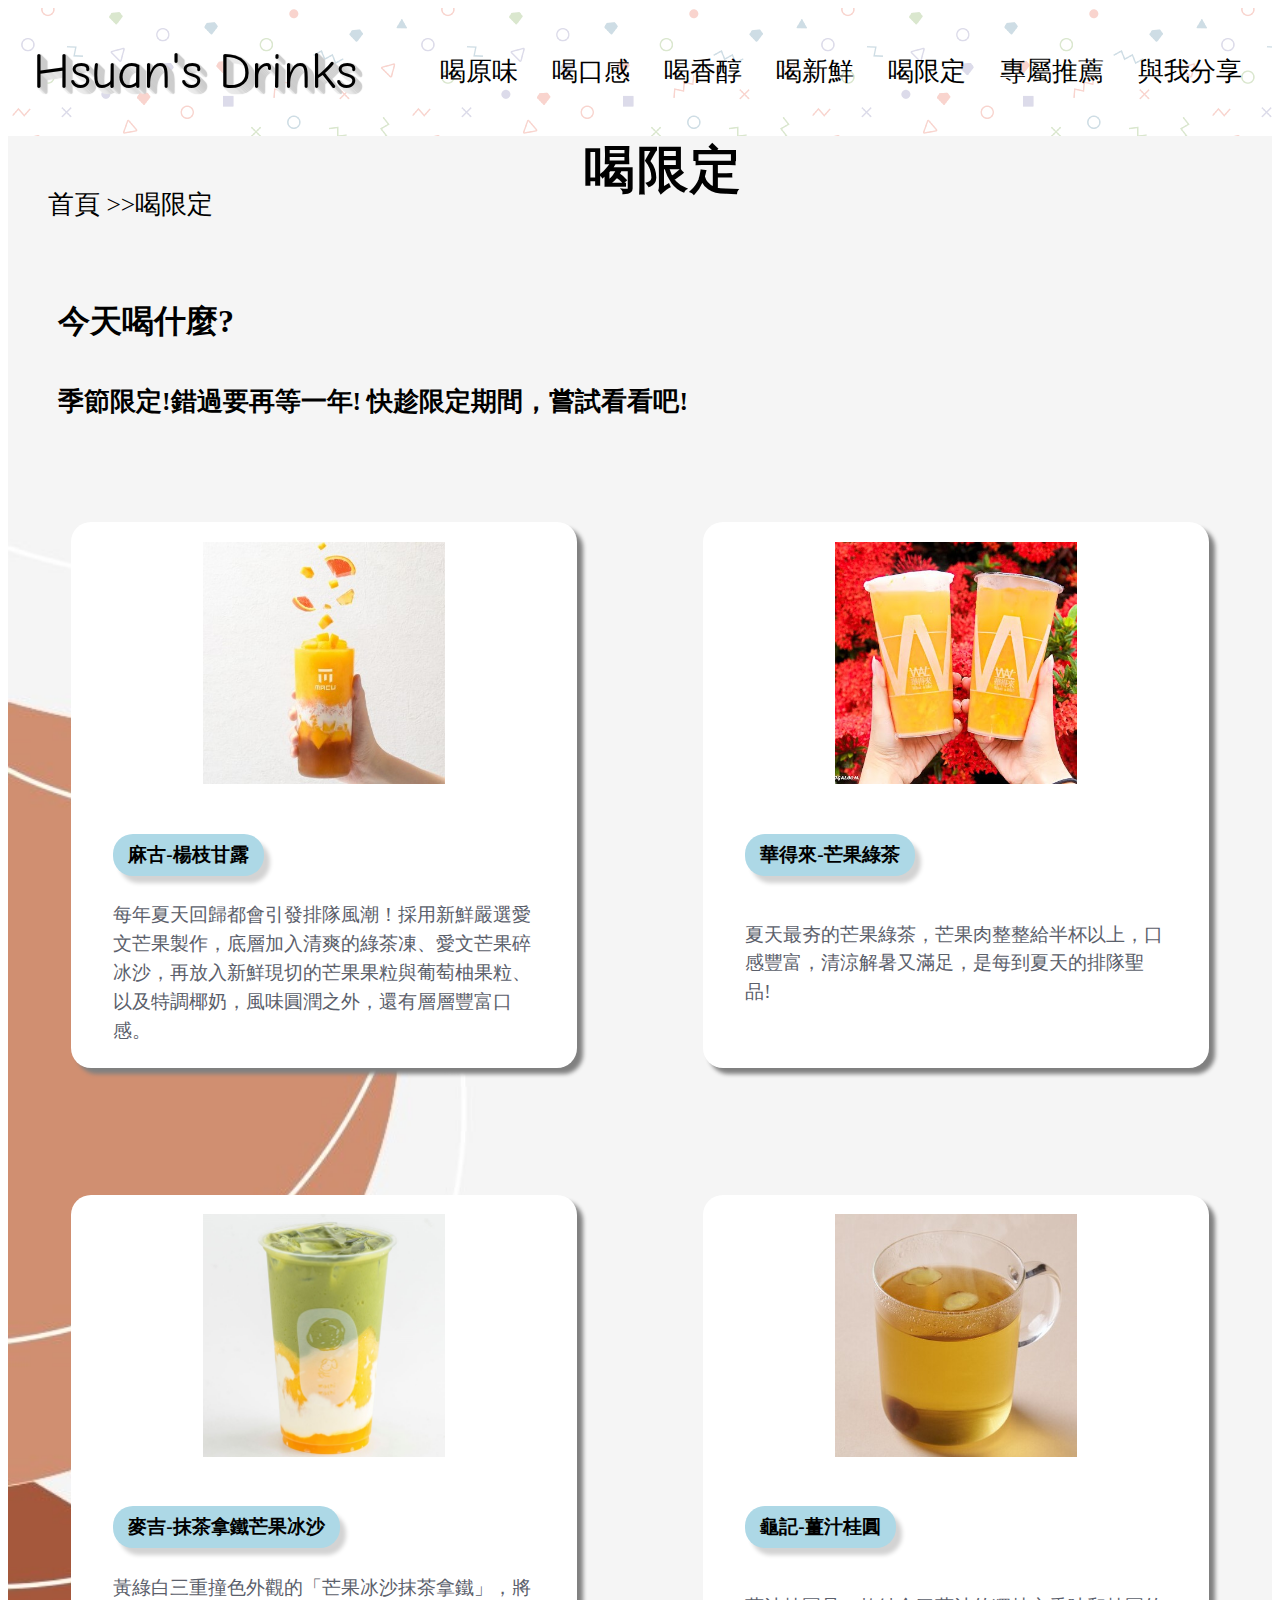
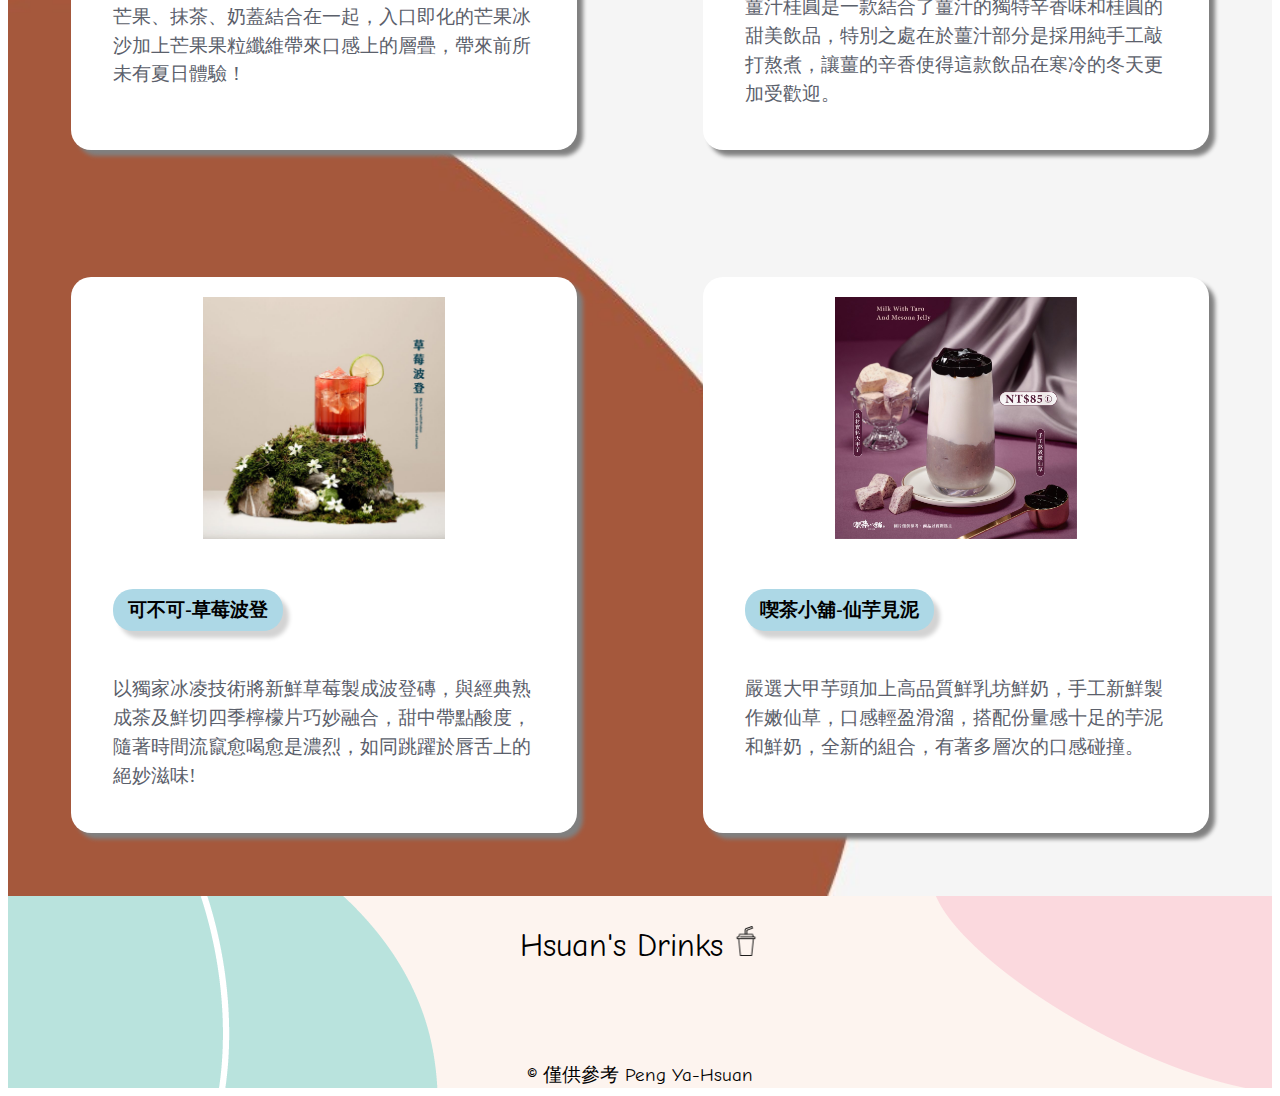
<file: limited.html>
<!DOCTYPE html>
<html lang="en">

<head>
    <meta charset="UTF-8">
    <meta name="viewport" content="width=device-width, initial-scale=1.0">
    <title>喝限定-Hsuan's Drinks</title>
    <link rel="preconnect" href="https://fonts.googleapis.com">
    <link rel="preconnect" href="https://fonts.gstatic.com" crossorigin>
    <link
        href="https://fonts.googleapis.com/css2?family=Comic+Neue:ital,wght@0,300;0,400;0,700;1,300;1,400;1,700&family=Noto+Serif+TC&family=Patrick+Hand&display=swap"
        rel="stylesheet">
    <link rel="stylesheet" href="https://cdnjs.cloudflare.com/ajax/libs/font-awesome/6.5.2/css/all.min.css"
        integrity="sha512-SnH5WK+bZxgPHs44uWIX+LLJAJ9/2PkPKZ5QiAj6Ta86w+fsb2TkcmfRyVX3pBnMFcV7oQPJkl9QevSCWr3W6A=="
        crossorigin="anonymous" referrerpolicy="no-referrer" />
    <link rel="stylesheet" href="style.css">
</head>

<body>
    <header class="clearfix" style="position: relative">
        <h1><a href="./index.html">Hsuan's Drinks</a></h1>
        <!-- 導覽列+下拉選單 -->
        <nav>
            <ul class="inline-block-nav">
                <div class="dropdown"><a href="./original.html">喝原味</a></div>

                <div class=" dropdown">
                    <div class="dropbtn"><a href="#">喝口感</a></div>
                    <div class="dropdown-content">
                        <a href="./boba.html">珍珠</a>
                        <a href="./taro.html">其他</a>
                    </div>
                </div>

                <div class=" dropdown">
                    <div class="dropbtn"><a href="./milk.html">喝香醇</a></div>
                </div>

                <div class=" dropdown"><a href="./fresh.html">喝新鮮</a></div>

                <div class=" dropdown">
                    <div class="dropbtn"><a href="./limited.html">喝限定</a></div>
                </div>
                <div class=" dropdown"><a href="./random.html">專屬推薦</a></div>
                <div class=" dropdown"><a href="./contact.html">與我分享</a></div>
            </ul>
        </nav>
        <div class="mobile-menu" onclick="rightTitle()">
            <i class="fa-solid fa-list-ul"></i>
        </div>

        <div class="myRightList" id="rightList">
            <div class="rightList-container textAlign">
                <a href="./original.html">喝原味</a>
                <button class="dropdown-btn" onclick="boba()" style="padding:5%">喝口感
                    <i class="fa fa-caret-down" onclick="boba()"></i>
                </button>
                <div class="dropdown-container" id="myDrop_btn">
                    <a href="./boba.html">喝口感-珍珠</a><br>
                    <a href="./taro.html">喝口感-其他</a>
                </div>
                
                <a href="./milk.html" >喝香醇</a>
                <a href="./fresh.html" >喝新鮮</a>
                <a href="./limited.html" >喝限定</a>
                <a href="./random.html" >專屬推薦</a>
                <a href="./contact.html" >與我分享</a>
            </div>                   
        </div>

    </header>

    <div class="milk-bg-image">
        <!-- 測試麵包屑+標題 -->
        <div class="title-container">
            <div class="bread">
                <ul>
                    <li><a href="./index.html">首頁</a></li>
                    <li>喝限定</li>
                </ul>
            </div>
            <h1 class="share-title animate__animated animate__fadeInUp">喝限定</h1>
        </div>

        <!-- Modal -->
        <div id="myModal" class="modal">
            <span class="close" id="close">&times;</span>
            <img class="modal-content" id="img01">                        
            <div id="caption"></div>
        </div>

        <div class="padding-left-right">
            <h2 class="margin-left margin-bottom">今天喝什麼?</h2>
            <h3 class="margin-left margin-bottom animate__animated animate__fadeInLeft">季節限定!錯過要再等一年! 快趁限定期間，嘗試看看吧!</h3>
            <div class="product-container">
                
                    <div class="product-container-bg">
                        <div class="image-container">
                            <img src="./images/麻古-楊枝甘露.jpg" alt="" width="50%" class="product-padding myImg" id="myImg">
                        </div>
                        <div class="product-context-container">
                            <h4><a href="https://macutea.com.tw/">麻古-楊枝甘露</a></h4>                            
                            <div class="product-context">每年夏天回歸都會引發排隊風潮！採用新鮮嚴選愛文芒果製作，底層加入清爽的綠茶凍、愛文芒果碎冰沙，再放入新鮮現切的芒果果粒與葡萄柚果粒、以及特調椰奶，風味圓潤之外，還有層層豐富口感。</div>
                        </div>
                    </div>
                
                
                    <div class="product-container-bg">
                        <div class="image-container">
                            <img src="./images/華得來-芒果綠茶.jpg" alt="" width="50%" class="product-padding myImg" id="myImg2">
                        </div>
                        <div class="product-context-container">
                            <a href="https://www.facebook.com/profile.php?id=100057407539725"><h4>華得來-芒果綠茶</h4></a>                            
                            <p class="product-context">夏天最夯的芒果綠茶，芒果肉整整給半杯以上，口感豐富，清涼解暑又滿足，是每到夏天的排隊聖品!</p>
                        </div>
                    </div>
                
                
            </div>
            <div class="product-container">
                
                    <div class="product-container-bg">
                        <div class="image-container">
                            <img src="./images/麥吉-抹茶拿鐵芒果冰沙.jpg" alt="" width="50%" class="product-padding myImg" id="myImg3">
                        </div>
                        <div class="product-context-container">
                            <h4><a href="https://www.machitea.com/zh">麥吉-抹茶拿鐵芒果冰沙</a></h4>                            
                            <div class="product-context">黃綠白三重撞色外觀的「芒果冰沙抹茶拿鐵」，將芒果、抹茶、奶蓋結合在一起，入口即化的芒果冰沙加上芒果果粒纖維帶來口感上的層疊，帶來前所未有夏日體驗！</div>
                        </div>
                    </div>
                
                
                    <div class="product-container-bg">
                        <div class="image-container">
                            <img src="./images/龜記-薑汁桂圓.jpeg" alt="" width="50%" class="product-padding myImg" id="myImg4">
                        </div>
                        <div class="product-context-container">
                            <a href="https://guiji-group.com/"><h4>龜記-薑汁桂圓</h4></a>                            
                            <p class="product-context">薑汁桂圓是一款結合了薑汁的獨特辛香味和桂圓的甜美飲品，特別之處在於薑汁部分是採用純手工敲打熬煮，讓薑的辛香使得這款飲品在寒冷的冬天更加受歡迎。</p>
                        </div>
                    </div>
                
                
            </div>
            <div class="product-container">
                
                    <div class="product-container-bg">
                        <div class="image-container">
                            <img src="./images/可不可-草莓波登.jpg" alt="" width="50%" class="product-padding myImg" id="myImg5">
                        </div>
                        <div class="product-context-container">
                            <a href="https://www.kebuke.com/"><h4>可不可-草莓波登</h4></a>                            
                            <p class="product-context">以獨家冰凌技術將新鮮草莓製成波登磚，與經典熟成茶及鮮切四季檸檬片巧妙融合，甜中帶點酸度，隨著時間流竄愈喝愈是濃烈，如同跳躍於唇舌上的絕妙滋味!</p>
                        </div>
                    </div>
                
                
                    <div class="product-container-bg">
                        <div class="image-container">
                            <img src="./images/喫茶小舖-仙芋見泥.jpg" alt="" width="50%" class="product-padding myImg" id="myImg6">
                        </div>
                        <div class="product-context-container">
                            <a href="https://www.teashop168.com.tw/"><h4>喫茶小舖-仙芋見泥</h4></a>                            
                            <p class="product-context">嚴選大甲芋頭加上高品質鮮乳坊鮮奶，手工新鮮製作嫩仙草，口感輕盈滑溜，搭配份量感十足的芋泥和鮮奶，全新的組合，有著多層次的口感碰撞。</p>
                        </div>
                    </div>
                
                
            </div>
        </div>









        <!-- 右邊固定社群 -->
        <div class="icon-bar">
            <a href="http://www.facebook.com/"><i class="fa-brands fa-facebook"></i></a>
            <a href="https://www.instagram.com/accounts/login/"><i class="fa-brands fa-instagram"></i></a>
            <a href="https://www.threads.net"><i class="fa-brands fa-threads"></i></a>
            <a href="https://mail.google.com"><i class="fa-regular fa-envelope"></i></a>
            <a href="#"><i class="fa-solid fa-up-long"></i></a>
        </div>


    </div>
    

    <footer>
        <h2>Hsuan's Drinks<span><img src="./images/drinks.png" alt="" width="30" style="margin-left: 8px;"></span></h2>
        <div class="social-icon clearfix">
            <a href="http://www.facebook.com/"><i class="fa-brands fa-facebook"></i></a>
            <a href="https://www.instagram.com/accounts/login/"><i class="fa-brands fa-instagram"></i></a>
            <a href="https://www.threads.net"><i class="fa-brands fa-threads"></i></a>
            <a href="https://mail.google.com"><i class="fa-regular fa-envelope"></i></a>
        </div>

        <div class="copyright"> &copy; 僅供參考 Peng Ya-Hsuan</div>
    </footer>

    <!-- 插入JS -->
    <script src="./script.js"></script>

</body>

</html>
</file>
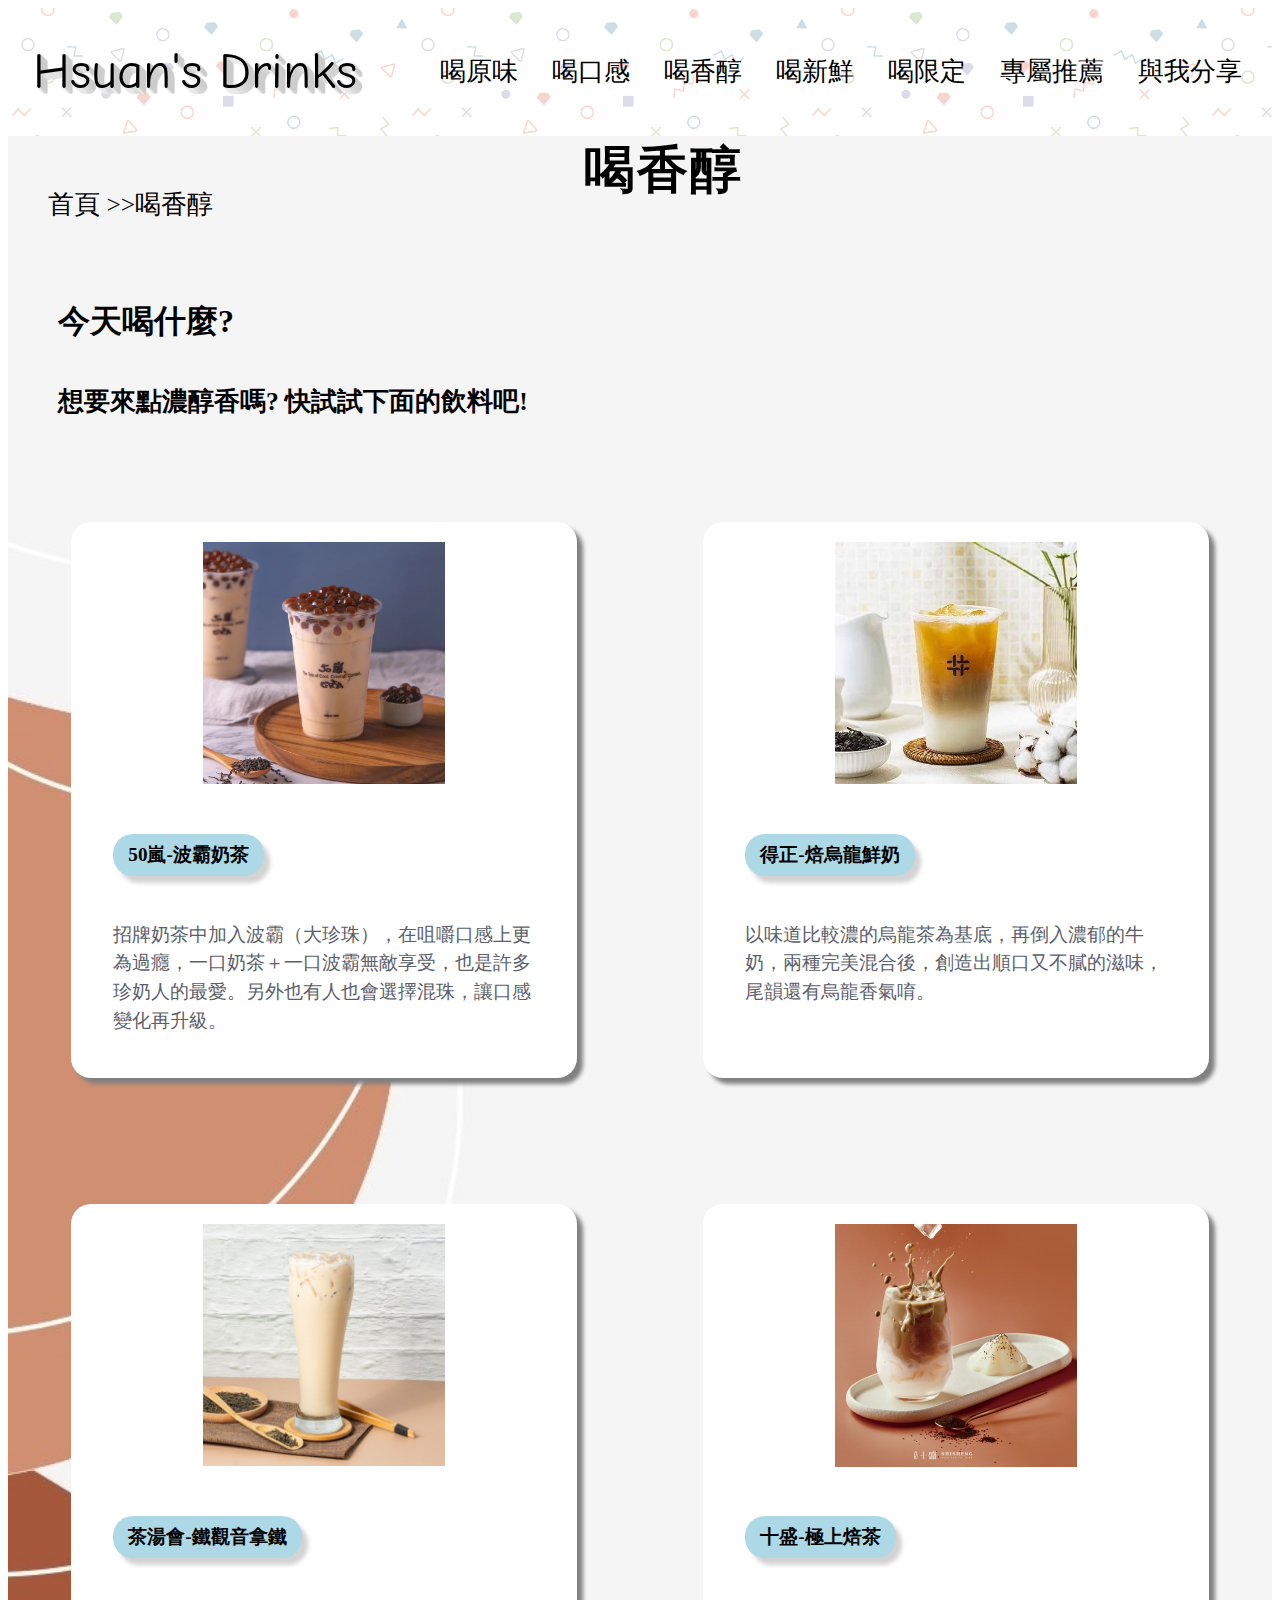
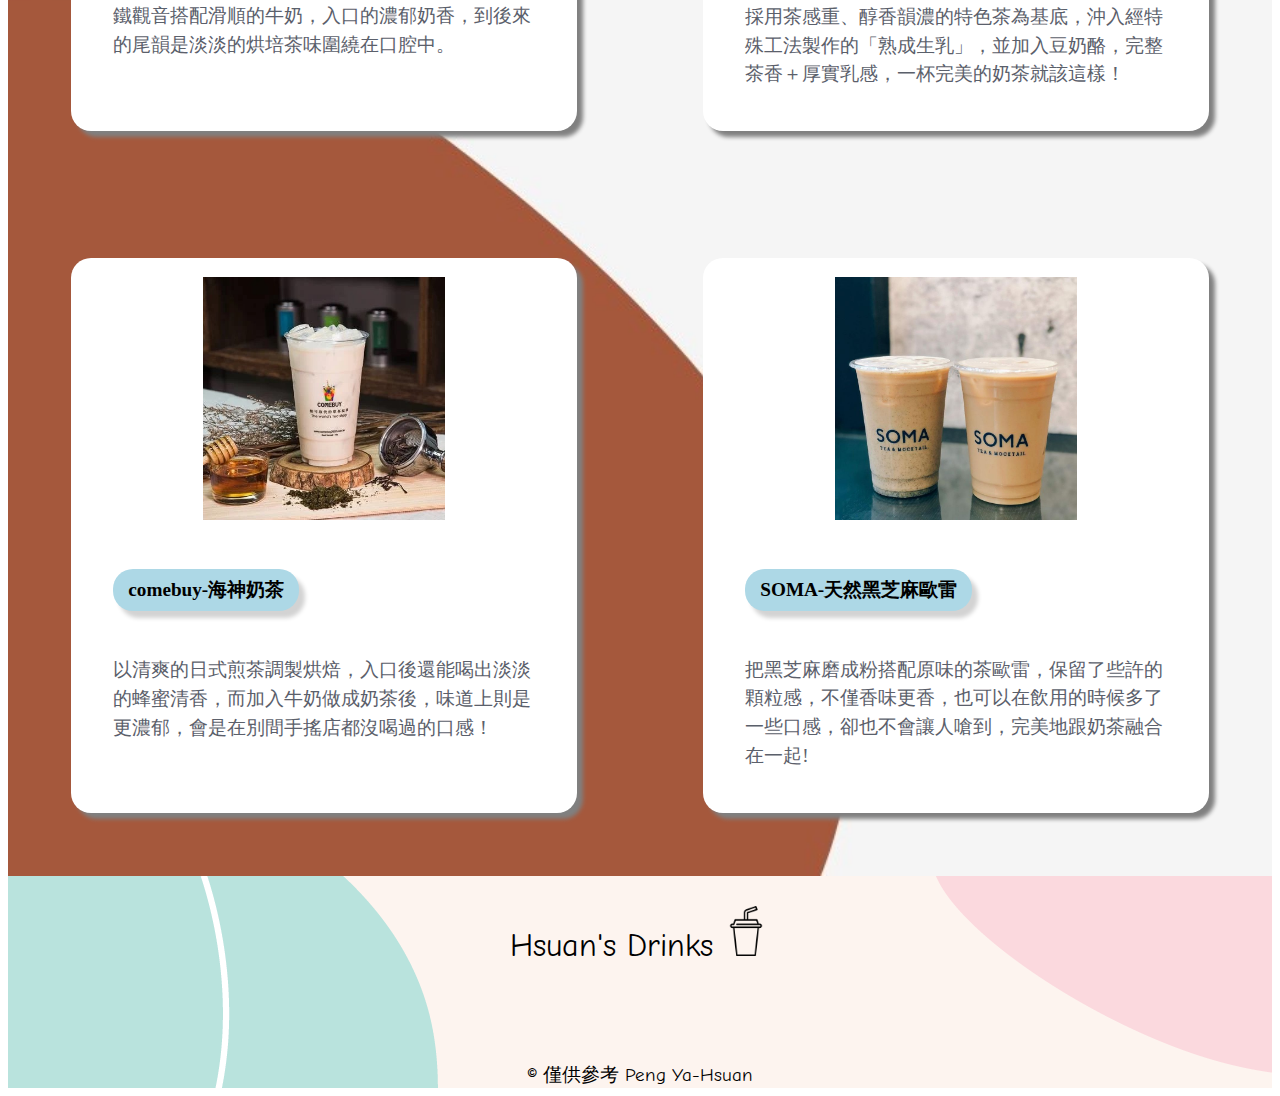
<file: milk.html>
<!DOCTYPE html>
<html lang="en">

<head>
    <meta charset="UTF-8">
    <meta name="viewport" content="width=device-width, initial-scale=1.0">
    <title>喝香醇-Hsuan's Drinks</title>
    <link rel="preconnect" href="https://fonts.googleapis.com">
    <link rel="preconnect" href="https://fonts.gstatic.com" crossorigin>
    <link
        href="https://fonts.googleapis.com/css2?family=Comic+Neue:ital,wght@0,300;0,400;0,700;1,300;1,400;1,700&family=Noto+Serif+TC&family=Patrick+Hand&display=swap"
        rel="stylesheet">
    <link rel="stylesheet" href="https://cdnjs.cloudflare.com/ajax/libs/font-awesome/6.5.2/css/all.min.css"
        integrity="sha512-SnH5WK+bZxgPHs44uWIX+LLJAJ9/2PkPKZ5QiAj6Ta86w+fsb2TkcmfRyVX3pBnMFcV7oQPJkl9QevSCWr3W6A=="
        crossorigin="anonymous" referrerpolicy="no-referrer" />
    <link rel="stylesheet" href="style.css">
</head>

<body>
    <header class="clearfix" style="position: relative">
        <h1><a href="./index.html">Hsuan's Drinks</a></h1>
        <!-- 導覽列+下拉選單 -->
        <nav>
            <ul class="inline-block-nav">
                <div class="dropdown"><a href="./original.html">喝原味</a></div>

                <div class=" dropdown">
                    <div class="dropbtn"><a href="#">喝口感</a></div>
                    <div class="dropdown-content">
                        <a href="./boba.html">珍珠</a>
                        <a href="./taro.html">其他</a>
                    </div>
                </div>

                <div class=" dropdown">
                    <div class="dropbtn"><a href="./milk.html">喝香醇</a></div>
                </div>

                <div class=" dropdown"><a href="./fresh.html">喝新鮮</a></div>

                <div class=" dropdown">
                    <div class="dropbtn"><a href="./limited.html">喝限定</a></div>
                </div>
                <div class=" dropdown"><a href="./random.html">專屬推薦</a></div>
                <div class=" dropdown"><a href="./contact.html">與我分享</a></div>
            </ul>
        </nav>
        <div class="mobile-menu" onclick="rightTitle()">
            <i class="fa-solid fa-list-ul"></i>
        </div>

        <div class="myRightList" id="rightList">
            <div class="rightList-container textAlign">
                <a href="./original.html">喝原味</a>
                <button class="dropdown-btn" onclick="boba()" style="padding:5%">喝口感
                    <i class="fa fa-caret-down" onclick="boba()"></i>
                </button>
                <div class="dropdown-container" id="myDrop_btn">
                    <a href="./boba.html">喝口感-珍珠</a><br>
                    <a href="./taro.html">喝口感-其他</a>
                </div>
                
                <a href="./milk.html" >喝香醇</a>
                <a href="./fresh.html" >喝新鮮</a>
                <a href="./limited.html" >喝限定</a>
                <a href="./random.html" >專屬推薦</a>
                <a href="./contact.html" >與我分享</a>
            </div>                   
        </div>

    </header>

    <div class="milk-bg-image">
         <!-- 測試麵包屑+標題 -->
        <div class="title-container">
            <div class="bread">
                <ul>
                    <li><a href="./index.html">首頁</a></li>
                    <li>喝香醇</li>
                </ul>
            </div>
            <h1 class="share-title animate__animated animate__fadeInUp">喝香醇</h1>
        </div>

        <!-- Modal -->
        <div id="myModal" class="modal">
            <span class="close" id="close">&times;</span>
            <img class="modal-content" id="img01">                        
            <div id="caption"></div>
        </div>

        <div class="padding-left-right">
            <h2 class="margin-left margin-bottom">今天喝什麼?</h2>
            <h3 class="margin-left margin-bottom animate__animated animate__fadeInLeft">想要來點濃醇香嗎? 快試試下面的飲料吧!</h3>
            <div class="product-container">
                
                    <div class="product-container-bg">
                        <div class="image-container">
                            <img src="./images/50嵐-波霸奶茶.jpg" alt="" width="50%" class="product-padding myImg" id="myImg">
                        </div>
                        <div class="product-context-container">
                            <a href="https://www.facebook.com/p/50%E5%B5%90-%E4%B8%AD%E5%8D%80-100076062604036/?paipv=0&eav=AfbCPlIiamtdYB1dg1XR7FiT5QY3dxPFntq9_YxqC9sI6am-h7JGnqwIw7HbKOcM5uY&_rdr"><h4 >50嵐-波霸奶茶</h4></a>
                            <p class="product-context">招牌奶茶中加入波霸（大珍珠），在咀嚼口感上更為過癮，一口奶茶＋一口波霸無敵享受，也是許多珍奶人的最愛。另外也有人也會選擇混珠，讓口感變化再升級。</p>
                        </div>
                    </div>
                
                
                    <div class="product-container-bg">
                        <div class="image-container">
                            <img src="./images/得正-焙烏龍鮮奶2.jpg" alt="" width="50%" class="product-padding myImg" id="myImg2">
                        </div>
                        <div class="product-context-container">
                            <a href="https://dejeng.com/"><h4>得正-焙烏龍鮮奶</h4></a>                            
                            <p class="product-context">以味道比較濃的烏龍茶為基底，再倒入濃郁的牛奶，兩種完美混合後，創造出順口又不膩的滋味，尾韻還有烏龍香氣唷。</p>
                        </div>
                    </div>
                
                
            </div>
            <div class="product-container">
                
                    <div class="product-container-bg">
                        <div class="image-container">
                            <img src="./images/茶湯會-鐵觀音奶茶.jpg" alt="" width="50%" class="product-padding myImg" id="myImg3">
                        </div>
                        <div class="product-context-container">
                            <a href="https://tw.tp-tea.com/"><h4>茶湯會-鐵觀音拿鐵</h4></a>                            
                            <p class="product-context">鐵觀音搭配滑順的牛奶，入口的濃郁奶香，到後來的尾韻是淡淡的烘培茶味圍繞在口腔中。</p>
                        </div>
                    </div>
                
                
                    <div class="product-container-bg">
                        <div class="image-container">
                            <img src="./images/十盛-極上焙茶.jpg" alt="" width="50%" class="product-padding myImg" id="myImg4">
                        </div>
                        <div class="product-context-container">
                            <a href="https://www.shi-sheng.com/"><h4>十盛-極上焙茶</h4></a>                            
                            <p class="product-context">採用茶感重、醇香韻濃的特色茶為基底，沖入經特殊工法製作的「熟成生乳」，並加入豆奶酪，完整茶香＋厚實乳感，一杯完美的奶茶就該這樣！</p>
                        </div>
                    </div>
                
                
            </div>
            <div class="product-container">
                
                    <div class="product-container-bg">
                        <div class="image-container">
                            <img src="./images/comebuy-海神奶茶.jpg" alt="" width="50%" class="product-padding myImg" id="myImg5">
                        </div>
                        <div class="product-context-container">
                            <a href="https://www.comebuy2002.com.tw/"><h4>comebuy-海神奶茶</h4></a>                            
                            <p class="product-context">以清爽的日式煎茶調製烘焙，入口後還能喝出淡淡的蜂蜜清香，而加入牛奶做成奶茶後，味道上則是更濃郁，會是在別間手搖店都沒喝過的口感！</p>
                        </div>
                    </div>
                
                
                    <div class="product-container-bg">
                        <div class="image-container">
                            <img src="./images/soma-天然黑芝麻歐雷.jpg" alt="" width="50%" class="product-padding myImg" id="myImg6">
                        </div>
                        <div class="product-context-container">
                            <a href="https://soma-drinks.com/"><h4>SOMA-天然黑芝麻歐雷</h4></a>                            
                            <p class="product-context">把黑芝麻磨成粉搭配原味的茶歐雷，保留了些許的顆粒感，不僅香味更香，也可以在飲用的時候多了一些口感，卻也不會讓人嗆到，完美地跟奶茶融合在一起!</p>
                        </div>
                    </div>
                
                
            </div>
        </div>









        <!-- 右邊固定社群 -->
        <div class="icon-bar">
            <a href="http://www.facebook.com/"><i class="fa-brands fa-facebook"></i></a>
            <a href="https://www.instagram.com/accounts/login/"><i class="fa-brands fa-instagram"></i></a>
            <a href="https://www.threads.net"><i class="fa-brands fa-threads"></i></a>
            <a href="https://mail.google.com"><i class="fa-regular fa-envelope"></i></a>
            <a href="#"><i class="fa-solid fa-up-long"></i></a>
        </div>


    </div>
    

    <footer>
        <h2>Hsuan's Drinks<span><img src="./images/drinks.png" alt="" width="50" style="margin-left: 8px;"></span></h2>
        <div class="social-icon clearfix">
            <a href="http://www.facebook.com/"><i class="fa-brands fa-facebook"></i></a>
            <a href="https://www.instagram.com/accounts/login/"><i class="fa-brands fa-instagram"></i></a>
            <a href="https://www.threads.net"><i class="fa-brands fa-threads"></i></a>
            <a href="https://mail.google.com"><i class="fa-regular fa-envelope"></i></a>
        </div>

        <div class="copyright"> &copy; 僅供參考 Peng Ya-Hsuan</div>
    </footer>

    <!-- 插入JS -->
    <script src="./script.js"></script>

</body>

</html>
</file>
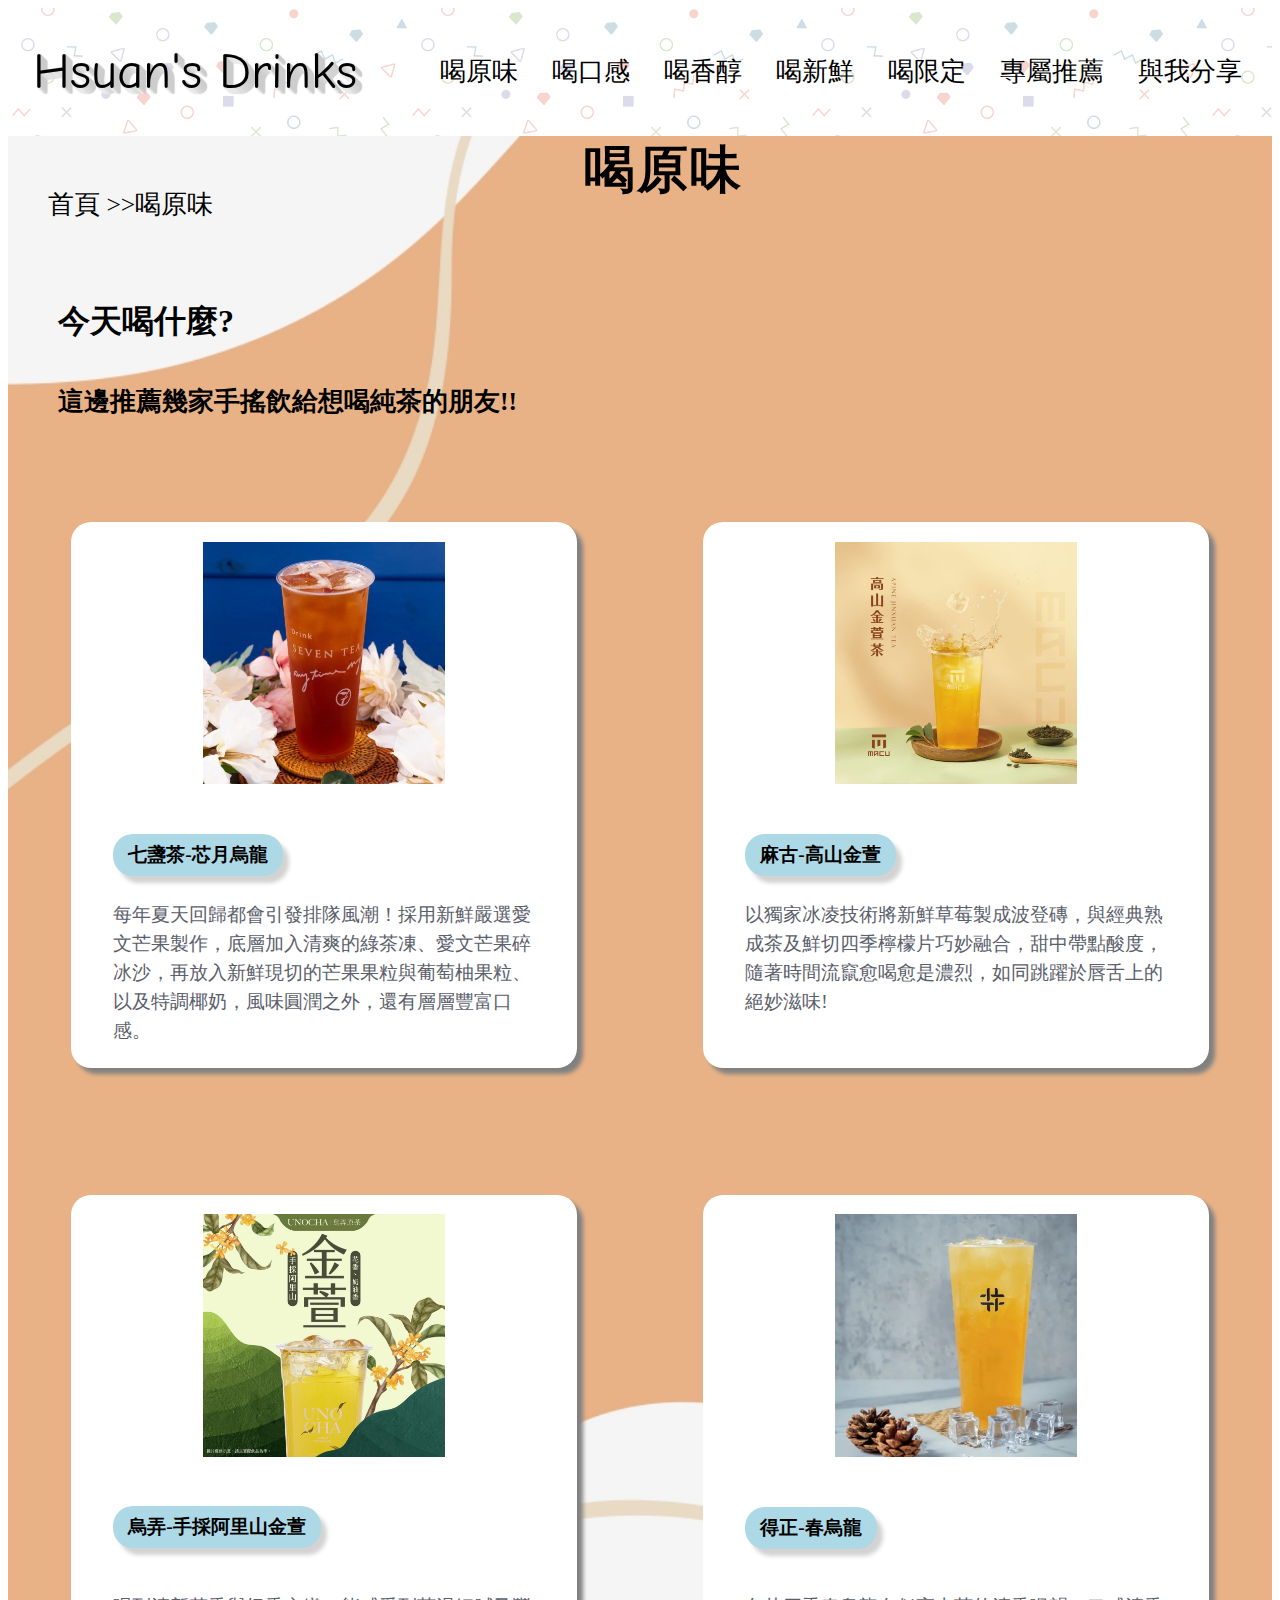
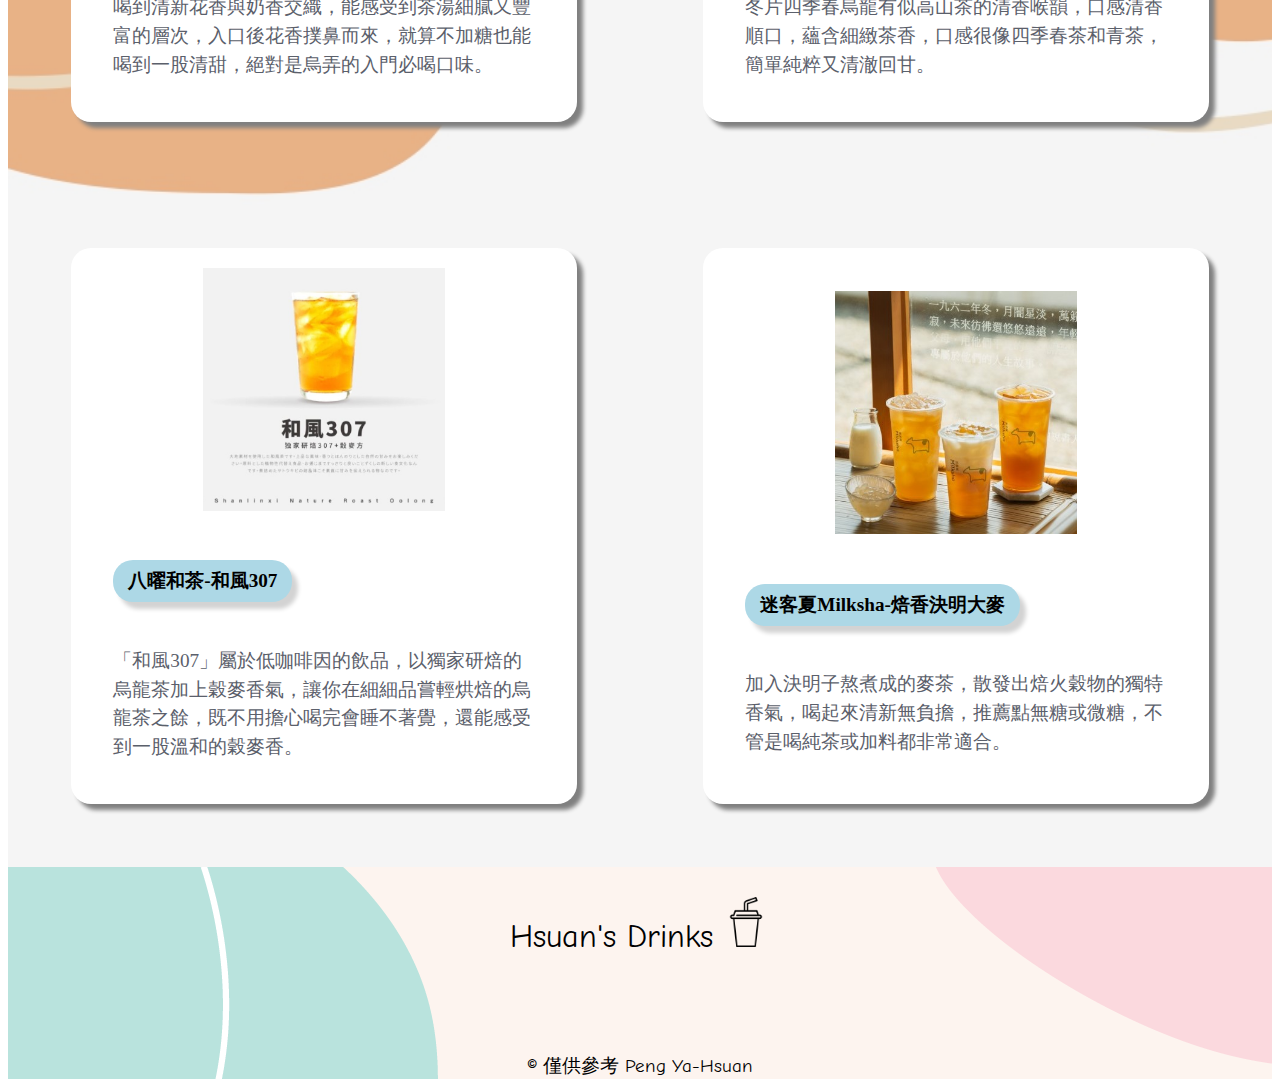
<file: original.html>
<!DOCTYPE html>
<html lang="en">

<head>
    <meta charset="UTF-8">
    <meta name="viewport" content="width=device-width, initial-scale=1.0">
    <title>喝原味-Hsuan's Drinks</title>
    <link rel="preconnect" href="https://fonts.googleapis.com">
    <link rel="preconnect" href="https://fonts.gstatic.com" crossorigin>
    <link
        href="https://fonts.googleapis.com/css2?family=Comic+Neue:ital,wght@0,300;0,400;0,700;1,300;1,400;1,700&family=Noto+Serif+TC&family=Patrick+Hand&display=swap"
        rel="stylesheet">
    <link rel="stylesheet" href="https://cdnjs.cloudflare.com/ajax/libs/font-awesome/6.5.2/css/all.min.css"
        integrity="sha512-SnH5WK+bZxgPHs44uWIX+LLJAJ9/2PkPKZ5QiAj6Ta86w+fsb2TkcmfRyVX3pBnMFcV7oQPJkl9QevSCWr3W6A=="
        crossorigin="anonymous" referrerpolicy="no-referrer" />
    <link rel="stylesheet" href="style.css">
</head>

<body>
    <header class="clearfix" style="position: relative">
        <h1><a href="./index.html">Hsuan's Drinks</a></h1>
        <!-- 導覽列+下拉選單 -->
        <nav class="desktop-menu">
            <ul class="inline-block-nav">
                <div class="dropdown"><a href="./original.html">喝原味</a></div>

                <div class=" dropdown">
                    <div class="dropbtn"><a href="#">喝口感</a></div>
                    <div class="dropdown-content">
                        <a href="./boba.html">珍珠</a>
                        <a href="./taro.html">其他</a>
                    </div>
                </div>

                <div class=" dropdown">
                    <div class="dropbtn"><a href="./milk.html">喝香醇</a></div>
                </div>

                <div class=" dropdown"><a href="./fresh.html">喝新鮮</a></div>

                <div class=" dropdown">
                    <div class="dropbtn"><a href="./limited.html">喝限定</a></div>
                </div>
                <div class=" dropdown"><a href="./random.html">專屬推薦</a></div>
                <div class=" dropdown"><a href="./contact.html">與我分享</a></div>
            </ul>
        </nav>                           
        <div class="mobile-menu" onclick="rightTitle()">
            <i class="fa-solid fa-list-ul"></i>
        </div>

        <div class="myRightList" id="rightList">
            <div class="rightList-container textAlign">
                <a href="./original.html">喝原味</a>
                <button class="dropdown-btn" onclick="boba()" style="padding:5%">喝口感
                    <i class="fa fa-caret-down" onclick="boba()"></i>
                </button>
                <div class="dropdown-container" id="myDrop_btn">
                    <a href="./boba.html">喝口感-珍珠</a><br>
                    <a href="./taro.html">喝口感-其他</a>
                </div>
                
                <a href="./milk.html" >喝香醇</a>
                <a href="./fresh.html" >喝新鮮</a>
                <a href="./limited.html" >喝限定</a>
                <a href="./random.html" >專屬推薦</a>
                <a href="./contact.html" >與我分享</a>
            </div>                   
        </div>
    </header>
    

    <div class="original-bg-image">
        
        


        <!-- 測試麵包屑+標題 -->
        <div class="title-container">
            <div class="bread">
                <ul>
                    <li><a href="./index.html">首頁</a></li>
                    <li>喝原味</li>
                    <!-- <li>喝珍珠</li> -->
                </ul>
            </div>
            <h1 class="share-title animate__animated animate__fadeInUp">喝原味</h1>
        </div>     

        <!-- Modal -->
        <div id="myModal" class="modal">
            <span class="close" id="close">&times;</span>
            <img class="modal-content" id="img01">                        
            <div id="caption"></div>
        </div>
        <!-- 飲料項目 -->
        <div class="padding-left-right">
            <h2 class="margin-left margin-bottom">今天喝什麼?</h2>
            <h3 class="margin-left margin-bottom animate__animated animate__fadeInLeft">這邊推薦幾家手搖飲給想喝純茶的朋友!!</h3>
            <div class="product-container">
                
                    <div class="product-container-bg">
                        <div class="image-container">
                            <img src="./images/七盞芯月烏龍.jpg" alt="" width="50%" class="product-padding myImg" id="myImg">
                        </div>
                        <div class="product-context-container">
                            <h4><a href="https://www.taiwan7tea.com.tw/">七盞茶-芯月烏龍</a></h4>                            
                            <div class="product-context">每年夏天回歸都會引發排隊風潮！採用新鮮嚴選愛文芒果製作，底層加入清爽的綠茶凍、愛文芒果碎冰沙，再放入新鮮現切的芒果果粒與葡萄柚果粒、以及特調椰奶，風味圓潤之外，還有層層豐富口感。</div>
                        </div>
                    </div>

                    <div class="product-container-bg">
                        <div class="image-container">
                            <img src="./images/麻古高山金萱.jpg" alt="" width="50%" class="product-padding myImg" id="myImg2">
                        </div>
                        <div class="product-context-container">
                            <h4><a href="https://macutea.com.tw/">麻古-高山金萱</a></h4>                           
                            <div class="product-context">以獨家冰凌技術將新鮮草莓製成波登磚，與經典熟成茶及鮮切四季檸檬片巧妙融合，甜中帶點酸度，隨著時間流竄愈喝愈是濃烈，如同跳躍於唇舌上的絕妙滋味!</div>
                        </div>
                    </div>
                
                
            </div>
            <div class="product-container">
                               
                    <div class="product-container-bg">
                            <div class="image-container">
                                <img src="./images/烏弄-手採阿里山金萱.jpg" alt="" width="50%" class="product-padding myImg" id="myImg3">
                            </div>
                            <div class="product-context-container">
                                <a href="https://unocha.com.tw/"><h4>烏弄-手採阿里山金萱</h4></a>                            
                                <p class="product-context">喝到清新花香與奶香交織，能感受到茶湯細膩又豐富的層次，入口後花香撲鼻而來，就算不加糖也能喝到一股清甜，絕對是烏弄的入門必喝口味。</p>
                            </div>
                    </div>
            
                    <div class="product-container-bg">
                            <div class="image-container">
                                <img src="./images/得正-春烏龍.jpg" alt="" width="50%" class="product-padding myImg" id="myImg4">
                            </div>
                            <div class="product-context-container">
                                <a href="https://dejeng.com/"><h4>得正-春烏龍</h4></a>                            
                                <p class="product-context">冬片四季春烏龍有似高山茶的清香喉韻，口感清香順口，蘊含細緻茶香，口感很像四季春茶和青茶，簡單純粹又清澈回甘。</p>
                            </div>
                    </div>
               
            </div>
       
            
            <div class="product-container">
                
                    <div class="product-container-bg">
                        <div class="image-container">
                            <img src="./images/八曜-和風307.jpg" alt="" width="50%" class="product-padding myImg" id="myImg5">
                        </div>
                        <div class="product-context-container">
                            <a href="https://8yotea.com/"><h4>八曜和茶-和風307</h4></a>                            
                            <p class="product-context">「和風307」屬於低咖啡因的飲品，以獨家研焙的烏龍茶加上穀麥香氣，讓你在細細品嘗輕烘焙的烏龍茶之餘，既不用擔心喝完會睡不著覺，還能感受到一股溫和的穀麥香。</p>
                        </div>
                    </div>
                
                
                    <div class="product-container-bg">
                        <div class="image-container">
                            <img width="50%" class="product-padding myImg" id="myImg6">
                            <img src="./images/迷克夏-焙香決明大麥.jpg" alt="" width="50%" class="product-padding myImg" id="myImg6">
                        </div>
                        <div class="product-context-container">
                            <a href="https://www.milksha.com/"><h4>迷客夏Milksha-焙香決明大麥</h4></a>                            
                            <p class="product-context">加入決明子熬煮成的麥茶，散發出焙火穀物的獨特香氣，喝起來清新無負擔，推薦點無糖或微糖，不管是喝純茶或加料都非常適合。</p>
                        </div>
                    </div>
                
                
            </div>
        </div>









        <!-- 右邊固定社群 -->
        <div class="icon-bar">
            <a href="http://www.facebook.com/"><i class="fa-brands fa-facebook"></i></a>
            <a href="https://www.instagram.com/accounts/login/"><i class="fa-brands fa-instagram"></i></a>
            <a href="https://www.threads.net"><i class="fa-brands fa-threads"></i></a>
            <a href="https://mail.google.com"><i class="fa-regular fa-envelope"></i></a>
            <a href="#"><i class="fa-solid fa-up-long"></i></a>
        </div>


    </div>
    

    <footer>
        <h2>Hsuan's Drinks<span><img src="./images/drinks.png" alt="" width="50" style="margin-left: 8px;"></span></h2>
        <div class="social-icon clearfix">
            <a href="http://www.facebook.com/"><i class="fa-brands fa-facebook"></i></a>
            <a href="https://www.instagram.com/accounts/login/"><i class="fa-brands fa-instagram"></i></a>
            <a href="https://www.threads.net"><i class="fa-brands fa-threads"></i></a>
            <a href="https://mail.google.com"><i class="fa-regular fa-envelope"></i></a>
        </div>

        <div class="copyright"> &copy; 僅供參考 Peng Ya-Hsuan</div>
    </footer>

    <!-- 插入JS -->
    <script src="./script.js"></script>

</body>

</html>
</file>
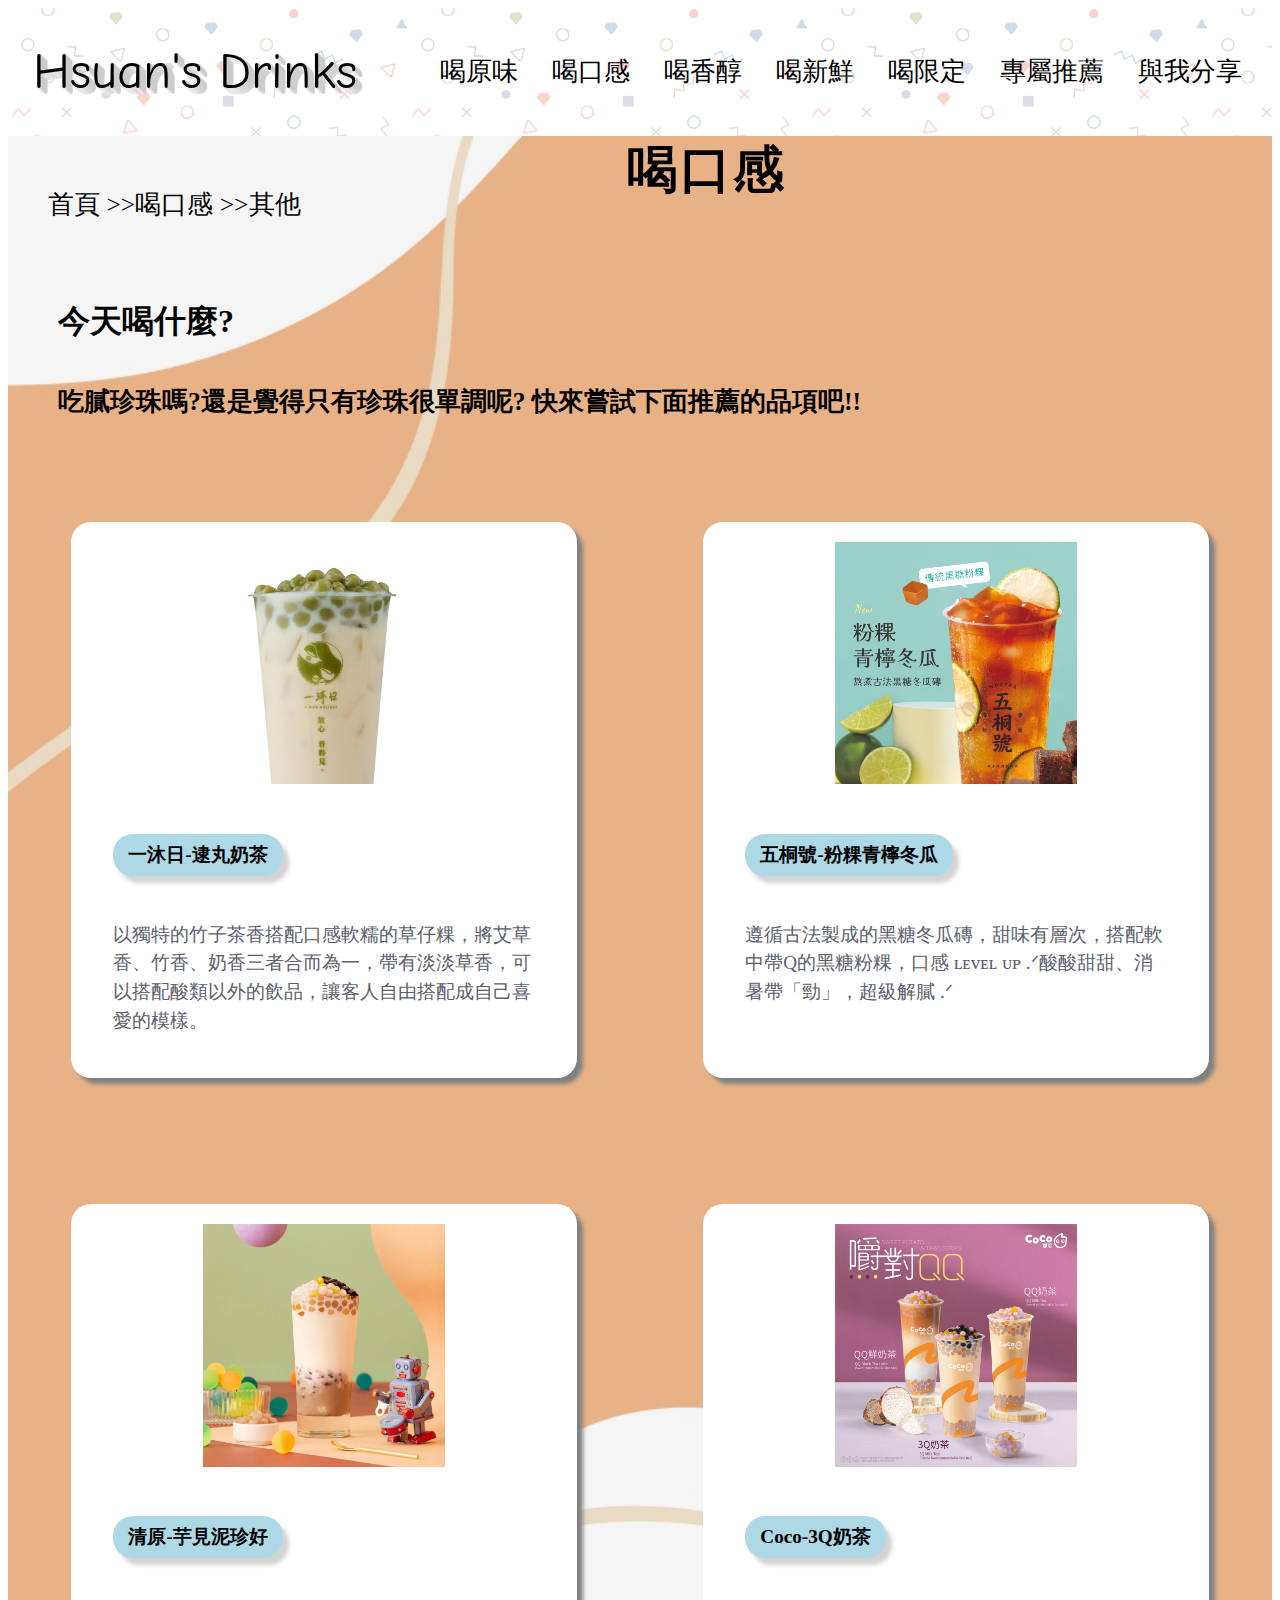
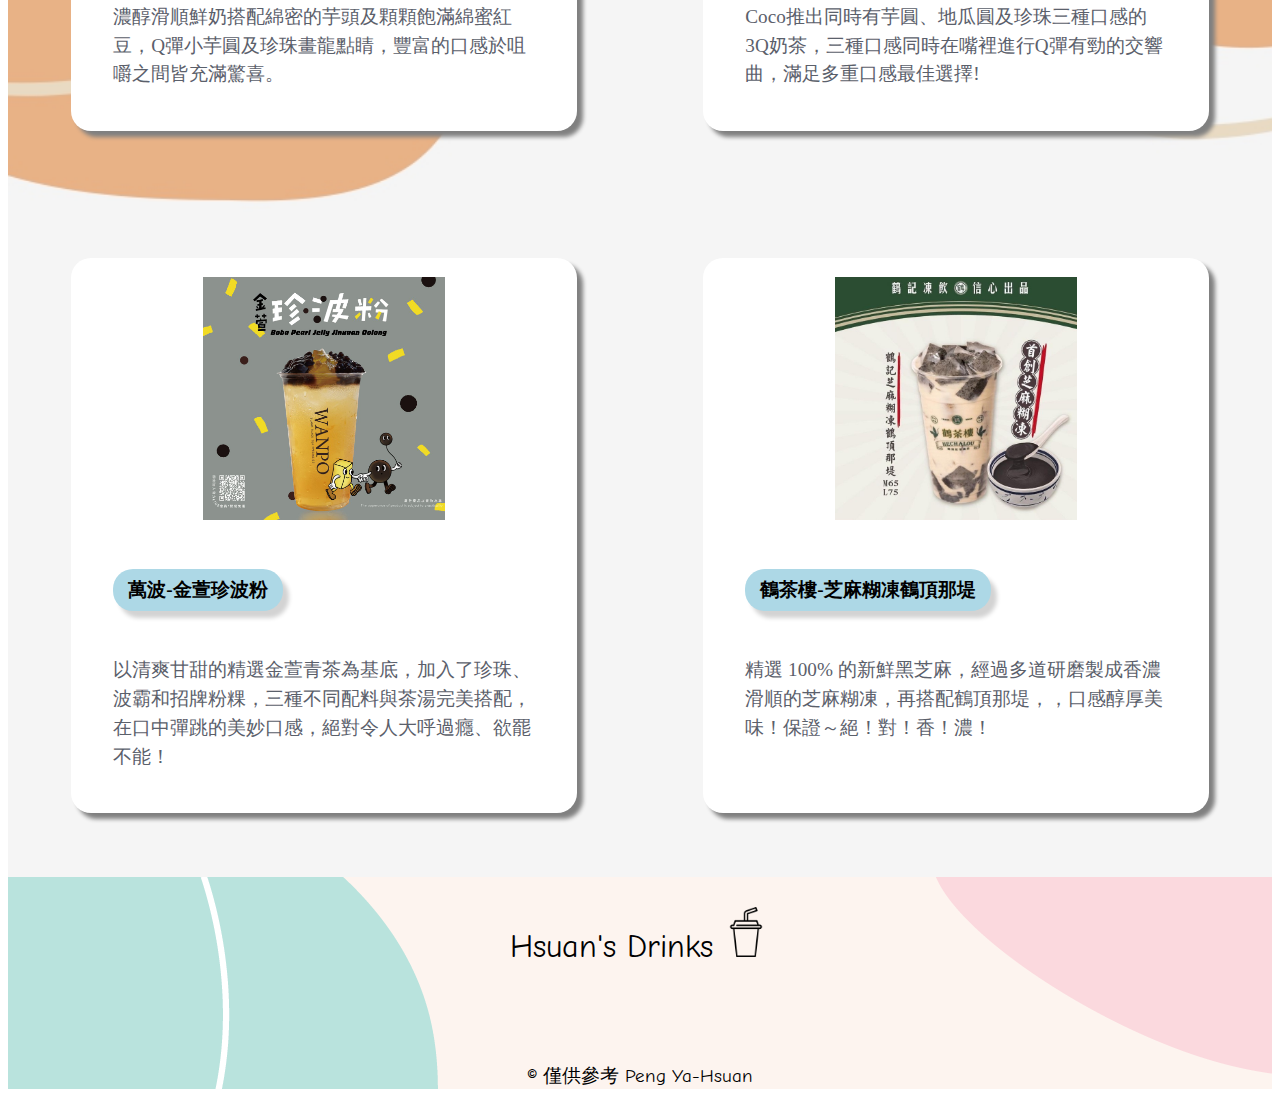
<file: taro.html>
<!DOCTYPE html>
<html lang="en">

<head>
    <meta charset="UTF-8">
    <meta name="viewport" content="width=device-width, initial-scale=1.0">
    <title>喝口感/其他-Hsuan's Drinks</title>
    <link rel="preconnect" href="https://fonts.googleapis.com">
    <link rel="preconnect" href="https://fonts.gstatic.com" crossorigin>
    <link
        href="https://fonts.googleapis.com/css2?family=Comic+Neue:ital,wght@0,300;0,400;0,700;1,300;1,400;1,700&family=Noto+Serif+TC&family=Patrick+Hand&display=swap"
        rel="stylesheet">
    <link rel="stylesheet" href="https://cdnjs.cloudflare.com/ajax/libs/font-awesome/6.5.2/css/all.min.css"
        integrity="sha512-SnH5WK+bZxgPHs44uWIX+LLJAJ9/2PkPKZ5QiAj6Ta86w+fsb2TkcmfRyVX3pBnMFcV7oQPJkl9QevSCWr3W6A=="
        crossorigin="anonymous" referrerpolicy="no-referrer" />
    <link rel="stylesheet" href="style.css">
</head>

<body>
    <header class="clearfix" style="position: relative">
        <h1><a href="./index.html">Hsuan's Drinks</a></h1>
        <!-- 導覽列+下拉選單 -->
        <nav>
            <ul class="inline-block-nav">
                <div class="dropdown"><a href="./original.html">喝原味</a></div>

                <div class=" dropdown">
                    <div class="dropbtn"><a href="#">喝口感</a></div>
                    <div class="dropdown-content">
                        <a href="./boba.html">珍珠</a>
                        <a href="./taro.html">其他</a>
                    </div>
                </div>

                <div class=" dropdown">
                    <div class="dropbtn"><a href="./milk.html">喝香醇</a></div>
                </div>

                <div class=" dropdown"><a href="./fresh.html">喝新鮮</a></div>

                <div class=" dropdown">
                    <div class="dropbtn"><a href="./limited.html">喝限定</a></div>
                </div>
                <div class=" dropdown"><a href="./random.html">專屬推薦</a></div>
                <div class=" dropdown"><a href="./contact.html">與我分享</a></div>
            </ul>
        </nav>
        <div class="mobile-menu" onclick="rightTitle()">
            <i class="fa-solid fa-list-ul"></i>
        </div>

        <div class="myRightList" id="rightList">
            <div class="rightList-container textAlign">
                <a href="./original.html">喝原味</a>
                <button class="dropdown-btn" onclick="boba()" style="padding:5%">喝口感
                    <i class="fa fa-caret-down" onclick="boba()"></i>
                </button>
                <div class="dropdown-container" id="myDrop_btn">
                    <a href="./boba.html">喝口感-珍珠</a><br>
                    <a href="./taro.html">喝口感-其他</a>
                </div>
                
                <a href="./milk.html" >喝香醇</a>
                <a href="./fresh.html" >喝新鮮</a>
                <a href="./limited.html" >喝限定</a>
                <a href="./random.html" >專屬推薦</a>
                <a href="./contact.html" >與我分享</a>
            </div>                   
        </div>

    </header>

    <div class="original-bg-image">
        <!-- 測試麵包屑+標題 -->
        <div class="title-container">
            <div class="bread">
                <ul>
                    <li><a href="./index.html">首頁</a></li>
                    <li>喝口感</li>
                    <li>其他</li>
                </ul>
            </div>
            <h1 class="share-title animate__animated animate__fadeInUp">喝口感</h1>
        </div>

        <div class="padding-left-right">
            <h2 class="margin-left margin-bottom">今天喝什麼?</h2>
            <h3 class="margin-left margin-bottom animate__animated animate__fadeInLeft">吃膩珍珠嗎?還是覺得只有珍珠很單調呢? 快來嘗試下面推薦的品項吧!!</h3>
            <div class="product-container">
                
                    <div class="product-container-bg">
                        <div class="image-container">
                            <img src="./images/逮丸奶茶.jpg" alt="" width="50%" class="product-padding myImg" id="myImg">
                            <!-- The Modal -->
                            <div id="myModal" class="modal">
                                <span class="close">&times;</span>
                                <img class="modal-content" id="img01">
                                <div id="caption"></div>
                            </div>
                        </div>
                        <div class="product-context-container">
                            <a href="https://www.aniceholiday.com.tw/"><h4 >一沐日-逮丸奶茶</h4></a>                            
                            <p class="product-context">以獨特的竹子茶香搭配口感軟糯的草仔粿，將艾草香、竹香、奶香三者合而為一，帶有淡淡草香，可以搭配酸類以外的飲品，讓客人自由搭配成自己喜愛的模樣。</p>
                        </div>
                    </div>
                
                
                    <div class="product-container-bg">
                        <div class="image-container">
                            <img src="./images/五桐號-粉粿青檸冬瓜.jpg" alt="" width="50%" class="product-padding myImg" id="myImg2">
                            <!-- The Modal -->
                            <div id="myModal2" class="modal">
                                <span class="close">&times;</span>
                                <img class="modal-content" id="img02">
                                <div id="caption"></div>
                            </div>
                        </div>
                        <div class="product-context-container">
                            <a href="https://www.wootea.com/"><h4>五桐號-粉粿青檸冬瓜</h4></a>                            
                            <p class="product-context">遵循古法製成的黑糖冬瓜磚，甜味有層次，搭配軟中帶Q的黑糖粉粿，口感 ʟᴇᴠᴇʟ ᴜᴘ .ᐟ酸酸甜甜、消暑帶「勁」，超級解膩 .ᐟ </p>
                        </div>
                    </div>
                
                
            </div>
            <div class="product-container">
                
                    <div class="product-container-bg">
                        <div class="image-container">
                            <img src="./images/清原-芋見泥珍好.jpg" alt="" width="50%" class="product-padding myImg" id="myImg3">
                            <!-- The Modal -->
                            <div id="myModal3" class="modal">
                                <span class="close">&times;</span>
                                <img class="modal-content" id="img03">
                                <div id="caption"></div>
                            </div>
                        </div>
                        <div class="product-context-container">
                            <a href="https://www.taroyuan.com/advantage/"><h4>清原-芋見泥珍好</h4></a>                            
                            <p class="product-context">濃醇滑順鮮奶搭配綿密的芋頭及顆顆飽滿綿蜜紅豆，Q彈小芋圓及珍珠畫龍點睛，豐富的口感於咀嚼之間皆充滿驚喜。</p>
                        </div>
                    </div>
                
                
                    <div class="product-container-bg">
                        <div class="image-container">
                            <img src="./images/coco-3Q奶茶.jpg" alt="" width="50%" class="product-padding myImg" id="myImg4">
                            <!-- The Modal -->
                            <div id="myModal4" class="modal">
                                <span class="close">&times;</span>
                                <img class="modal-content" id="img04">
                                <div id="caption"></div>
                            </div>
                        </div>
                        <div class="product-context-container">
                            <a href="https://www.facebook.com/cocofreshtea.tw/?locale=zh_TW"><h4>Coco-3Q奶茶</h4></a>                            
                            <p class="product-context">Coco推出同時有芋圓、地瓜圓及珍珠三種口感的3Q奶茶，三種口感同時在嘴裡進行Q彈有勁的交響曲，滿足多重口感最佳選擇!</p>
                        </div>
                    </div>
                
                
            </div>
            <div class="product-container">
                
                    <div class="product-container-bg">
                        <div class="image-container">
                            <img src="./images/萬波-金萱珍波粉.jpg" alt="" width="50%" class="product-padding myImg" id="myImg5">
                            <!-- The Modal -->
                            <div id="myModal5" class="modal">
                                <span class="close">&times;</span>
                                <img class="modal-content" id="img05">
                                <div id="caption"></div>
                            </div>
                        </div>
                        <div class="product-context-container">
                            <a href="https://wanpotea.com/"><h4>萬波-金萱珍波粉</h4></a>                            
                            <p class="product-context">以清爽甘甜的精選金萱青茶為基底，加入了珍珠、波霸和招牌粉粿，三種不同配料與茶湯完美搭配，在口中彈跳的美妙口感，絕對令人大呼過癮、欲罷不能！</p>
                        </div>
                    </div>
                
                
                    <div class="product-container-bg">
                        <div class="image-container">
                            <img src="./images/鶴茶樓-芝麻糊凍鶴頂那堤01.jpg" alt="" width="50%" class="product-padding myImg" id="myImg6">
                            <!-- The Modal -->
                            <div id="myModal6" class="modal">
                                <span class="close">&times;</span>
                                <img class="modal-content" id="img06">
                                <div id="caption"></div>
                            </div>
                        </div>
                        <div class="product-context-container">
                            <a href="https://hechaloutea.com.tw/"><h4>鶴茶樓-芝麻糊凍鶴頂那堤</h4></a>                            
                            <p class="product-context">精選 100% 的新鮮黑芝麻，經過多道研磨製成香濃滑順的芝麻糊凍，再搭配鶴頂那堤，，口感醇厚美味！保證～絕！對！香！濃！</p>
                        </div>
                    </div>
                
                
            </div>
        </div>









        <!-- 右邊固定社群 -->
        <div class="icon-bar">
            <a href="http://www.facebook.com/"><i class="fa-brands fa-facebook"></i></a>
            <a href="https://www.instagram.com/accounts/login/"><i class="fa-brands fa-instagram"></i></a>
            <a href="https://www.threads.net"><i class="fa-brands fa-threads"></i></a>
            <a href="https://mail.google.com"><i class="fa-regular fa-envelope"></i></a>
            <a href="#"><i class="fa-solid fa-up-long"></i></a>
        </div>


    </div>
    

    <footer>
        <h2>Hsuan's Drinks<span><img src="./images/drinks.png" alt="" width="50" style="margin-left: 8px;"></span></h2>
        <div class="social-icon clearfix">
            <a href="http://www.facebook.com/"><i class="fa-brands fa-facebook"></i></a>
            <a href="https://www.instagram.com/accounts/login/"><i class="fa-brands fa-instagram"></i></a>
            <a href="https://www.threads.net"><i class="fa-brands fa-threads"></i></a>
            <a href="https://mail.google.com"><i class="fa-regular fa-envelope"></i></a>
        </div>

        <div class="copyright"> &copy; 僅供參考 Peng Ya-Hsuan</div>
    </footer>

    <!-- 插入JS -->
    <script src="./script.js"></script>

</body>

</html>
</file>
<file: style.css>
a {
    text-decoration: none;
    color: black;
}

img {display: inline-block;}

p {display: inline-block;}

h2 {margin-top: 0px 0px 0px 0px;}

hr {
    margin: 40px 0px;
    border: 1px solid #ffe4c4;
    width: 100%;
    justify-content: center;
}

/* =================================== */
/* ==============header=============== */
/* =================================== */
header>h1 {
    font-family: "Comic Neue", cursive;
    font-weight: 500;
    font-style: normal;
    font-size: 4vw;
    float: left;
    margin-left: 2%;
    text-shadow: 1px 0px 1px #CCCCCC, 0px 1px 1px #EEEEEE, 2px 1px 1px #CCCCCC, 1px 2px 1px #EEEEEE, 3px 2px 1px #CCCCCC, 2px 3px 1px #EEEEEE, 4px 3px 1px #CCCCCC, 3px 4px 1px #EEEEEE, 5px 4px 1px #CCCCCC, 4px 5px 1px #EEEEEE, 6px 5px 1px #CCCCCC, 5px 6px 1px #EEEEEE, 7px 6px 1px #CCCCCC, -40px -40px 20px rgba(206, 89, 55, 0);
}

header {
    background-image: url(./images/header.webp);
    display: flex;
    align-items: center;
    justify-content: space-between;
}


nav {
    float: right;
    width: 70%;    
}

nav>ul {
    padding: 0px;
    text-align: right;
    
}


nav>ul>li {
    display: inline-block;    
}

nav>ul>li>a {
    display: block;
    font-size: 28px;
    margin: 5px;
}

nav>ul>li:hover {
    background-color: cornsilk;
}

nav>ul>li:hover a {
    color: red;
}

.clearfix::after {
    content: "";
    display: block;
    clear: both;
}


.flex-nav {
    display: flex;
}

.inline-block-nav>li {
    list-style-type: none;
}



/* 導覽列 */
.dropdown {
    position: relative;
    display: inline-block;
    padding: 15px;
    font-size:2vw;
}

.dropdown:hover {
    background-color: cornsilk;
    color: red;
    /* display: block; */
}

/* 導覽列選單內容 */
.dropdown-content {
    display: none;
    position: absolute;
    background-color: lightcyan;
    width: 150px;
    z-index: 1;
    /*因為有些頁面背景圖會遮住*/
    margin: 14px;
}

/* 導覽列選單內容(超連結) */
.dropdown-content a {
    color: black;
    padding: 12px 16px;
    /* text-decoration: none; */
    display: block;
}

/* Change color of dropdown links on hover */
.dropdown-content a:hover {
    background-color: bisque;
}

/* Show the dropdown menu on hover */
.dropdown:hover .dropdown-content {
    display: block;
}





/* =================================== */
/* =========一進入網頁的追蹤視窗======== */
/* =================================== */
#followNotice{
    background-color:rgba(255, 255, 255, 0.589); 
    display:none; 
    width: 100%;
    position:fixed;
    height: 100%;
    z-index: 1;
    left: 0;
    top: 0;
}
.followNotice-bg{
    border:1px solid black;
    margin: auto; 
    width: 80%;
    background-color: #ddf1ef;;
    justify-content: center;
    margin-top: 15%;
    height: 50%;
    display: flex;
    align-items: center;
}
.followNotice-title{
    text-align: center;
    font-size: 4vw;
    font-family:'Comic Neue', cursive;
    font-weight: 500;
    font-style: normal;
}
.followNotice-text{
    text-align: center;
    font-size: 1.5vw;
}



/* =================================== */
/* ==========RWD響應式網頁============= */
/* =================================== */
/*清單icon*/
.fa-list-ul{
    font-size: 3.5vw;
    cursor: pointer;
}  
.mobile-menu{display:none}   /*畫面是電腦版則手機版隱藏*/


@media (max-width: 1070px) {   /*畫面1070px以下*/
    /* 共用的 */
    nav {display: none;}   /* 隱藏導覽列 */
    .mobile-menu{
    display:block;   /*畫面是電腦版則手機版隱藏*/
    text-align: right;
    position: absolute;
    top:20%;
    right: 5%;
    }
    footer img{display:none;}
    footer>h2{display:none;}
    .icon-bar{display:none;}
    /* 飲料頁面 */
    .product-context{display:none;}
    .product-container{flex-direction: column;align-items: center;}
    .myImg{width:80%}
    .myImg:hover {opacity:0.5;}
    h4{transform: scale(1.8);font-size: 2.2vw;}
    .product-context-container{text-align: center;}
    /* 首頁：一進入網頁的追蹤視窗 */
    .followNotice-title{transform: scale(1.8);margin-bottom: 10%;}
    .followNotice-text{transform: scale(1.8);}
    /* 首頁：關於我 的文字 */
    .padding-bottom{display:none}
    .about-me{margin:0.5% 0; padding:2%;transform: scale(1.5);}
    /* 首頁：最新消息 */
    .item>a>div{visibility: hidden;}
    .newsText{display:none}
    .newsImg{width:60%;}
    .container>h2{transform: scale(1.5);text-align: center;padding: 1.2% 0;}
    .newsImg-container{padding:2% 0}
    /* 隨機推薦 */
    .random-container{transform: scale(1.2);}
    .recommend-container{transform: scale(1.2);}
    /* 與我分享 */
    .share-text{transform: scale(1.2);}
}


/* 右邊導覽列 */
.myRightList{
    position: absolute;
    top:60%;
    right: 5%;
    display: none;
    z-index: 1;
    background-color:blanchedalmond;
}
.myRightList.fadeIn{
    animation: fadein 0.6s forwards;
}
.myRightList.fadeOut{
    animation: fadeout 0.6s forwards;
}
@keyframes fadein {
  from {
    transform: translateX(100%);
    }
    to {
        transform: translateX(0);
    }
}
@keyframes fadeout {
  from {
    transform: translateX(0);
    }
    to {
        transform: translateX(100%);
    }
}
.textAlign{text-align:right}
.rightList-container{
    display: inline-block;
    font-size: 3vw;
    line-height: 150%;
    width:25vw
}
.rightList-container>a{
    display: block;
    padding:5%;
    text-align: center;
}
.rightList-container>a:hover{background-color:#ddf1ef; }

/* 右邊側邊欄，喝口感的下拉選單 */
.dropdown-btn {
  padding:5%;
  text-decoration: none;
  font-size: 3vw;
  display: block;
  border: none;
  background: none;
  width: 100%;
  text-align: center;
  cursor: pointer;
  outline: none;
  background-color:blanchedalmond;
}
.dropdown-container {
  display: none;
  background-color: rgb(244, 244, 137);
  text-align: center;
  line-height: 150%;
  
}
.fa-caret-down {
  float: right;
  padding-right: 8px;
}
.dropdown-container>a:hover{background-color:#ddf1ef;}
.dropdown-btn:hover{background-color:#ddf1ef;}
#myDrop_btn>a{
    display: inline-block;
    font-size: 3vw;
    line-height: 150%;
    width:25vw;
    padding:5%;
}






/* =================================== */
/* ==============輪播圖=============== */
/* =================================== */
* {box-sizing:border-box}

/* Slideshow container */
.slideshow-container {
  /* max-width: 1000px; */
  width: 80%;
  position: relative;
  margin: auto;
}

/* Hide the images by default */
.mySlides {
  display: none;
}

/* Next & previous buttons */
.prev, .next {
  cursor: pointer;
  position: absolute;
  top: 50%;
  width: auto;
  margin-top: -22px;
  padding: 16px;
  color: white;
  font-weight: bold;
  font-size: 18px;
  transition: 0.6s ease;
  border-radius: 0 3px 3px 0;
  user-select: none;
}

/* Position the "next button" to the right */
.next {
  right: 0;
  border-radius: 3px 0 0 3px;
}

/* On hover, add a black background color with a little bit see-through */
.prev:hover, .next:hover {
  background-color: rgba(0,0,0,0.8);
}

/* Caption text */
.text {
  color: #f2f2f2;
  font-size: 15px;
  padding: 8px 12px;
  position: absolute;
  bottom: 8px;
  width: 100%;
  text-align: center;
}

/* Number text (1/3 etc) */
.numbertext {
  color: #f2f2f2;
  font-size: 12px;
  padding: 8px 12px;
  position: absolute;
  top: 0;
}

/* The dots/bullets/indicators */
.dot {
  cursor: pointer;
  height: 15px;
  width: 15px;
  margin: 0 2px;
  background-color: #bbb;
  border-radius: 50%;
  display: inline-block;
  transition: background-color 0.6s ease;
}

.active, .dot:hover {
  background-color: #717171;
}


/* 下面是W3正確的 */
.fade {
  animation-name: fade;
  animation-duration: 1.5s;
}

@keyframes fade {
  from {opacity: .4}
  to {opacity: 1}
}




/* =================================== */
/* ==============麵包屑=============== */
/* =================================== */
.bread {
    list-style-type: none;
    display: inline-block; 
    font-size: 2vw;
}

ul>li {
    list-style-type: none;
    display: inline;
    font-size: 2vw;
}

ul>li>a:hover {
    background-color: cornsilk;
    text-decoration: underline;
}

.bread li+li::before {
    content: ">>"
}



/* =================================== */
/* ==============body=============== */
/* =================================== */
.container {
    margin: auto;
    width: 75%;
}

.bg-color {background-color: rgba(245, 245, 143, 0.331)}
.share-bg-image{
    background-image: url(./images/背景-1.jpg);
    background-size:cover;
}
.original-bg-image{
    background-image: url(./images/背景-2.jpg);
    background-size:cover;
}
.milk-bg-image{
    background-image: url(./images/背景-3.jpg);
    background-size:cover;
}
.random-bg-image{
    background-image: url(./images/背景-4.jpg);
    background-size:cover;
    /* object-fit: none; */
}






.w-16 {width: 17%}
.w-20 {width: 20%;}
.w-50 {width: 50%;}
.w-60 {width:60%}
.w-70 {width: 70%;}
.w-80 {width: 80%;}
.w-100 {width: 100%;}

.float-left {float: left;}
.float-right {float: right;}



.text-center {text-align: center;}

/* 關於我的左右兩邊的花 */
.about-me {
    display: flex;
    align-items: center;
    justify-content: center;
}

.about-me img:first-child {
    margin-right: 2rem;
    width:5%;
}

.about-me img:nth-of-type(2) {
    margin-left: 2rem;
    width:5%;
}

.inline-block {
    display: grid;
}

.flex-center {
    display: flex;
    align-items: center;
    justify-content: center;
}





.margin-auto {margin: 0 auto;}
.margin-bottom {margin-bottom: 40px;}
.margin-top {margin-top: 40px;}
.margin-left{margin-left: 40px;}

.padding-bottom {padding-bottom: 20px;}

.margin-drinks img:hover{
    transform: scale(1.2);
}


/* 產品的樣式 */
h4{
    display: inline-block; 
    background-color: lightblue;
    padding: 8px 15px;
    border-radius:20px;
    box-shadow: 6px 7px 4px lightgray;
    font-size: 1.5vw;
}
h4:active {
    background-color: rgba(73, 189, 228, 0.87);
    transform: translateY(10px);
}


.product-container{
    display: flex;
    margin:auto; 
}

.product-container-bg{
    background: #fff;
    border-radius: 20px;
    box-shadow: 6px 6px 4px gray;
    height: calc(100%-20px);
    overflow: hidden;
    width:50%;
    margin: 5%;
}
.image-container{
    text-align: center;
    align-items: center;
    margin: 2%;
}
.myImg:hover {opacity: 0.7;}
.myImg{
    cursor: pointer;
    transition: 0.3s;
}
.product-padding{margin: 2%;}
.product-context-container{
    padding:0rem 2rem 0.8rem 2rem; 
    align-items: center;
    margin: 2%;
}
.product-context{
    color: #5b606b;
    align-items: center;
    font-size: 1.5vw;
    word-spacing:1% ;
    line-height: 150%;
}


/* 點擊圖片會變大 */

/* The Modal (background) */
.modal {
  display: none; /* Hidden by default */
  position: fixed; /* Stay in place */
  z-index: 1; /* Sit on top */
  padding-top: 10%; /* Location of the box */
  left: 0;
  top: 0;
  width: 100%;   /* Full width*/
  height: 100%; /* Full height*/
  overflow: auto; /* Enable scroll if needed */
  background-color: rgba(0,0,0,0.9);
}

/* Modal Content (image) */
.modal-content {
  margin: auto;
  display: block;
  width: 30%;
  max-width: 500px;
}

/* Caption of Modal Image */
#caption {
  margin: auto;
  display: block;
  width: 80%;
  max-width: 700px;
  text-align: center;
  color: #ccc;
  padding: 10px 0;
  height: 150px;
}

/* Add Animation */
.modal-content, #caption .close{  
  animation-name: zoom;
  animation-duration: 0.6s;
}



@keyframes zoom {
  from {transform:scale(0)} 
  to {transform:scale(1)}
}

/* The Close Button */
.close {
    position: absolute;
    color: #adababc9;
    font-size: 4vw;
    font-weight: bold;
    transition: 0.3s;
    right:2%;
    top:0;
}

.close:hover,
.close:focus {
  color: #bbb;
  text-decoration: none;
  cursor: pointer;
}










.color-black {color: black;}

.margin-left {margin-left: 50px;}

@keyframes bullhorn {
    from {
        transform: rotate(-20deg);
        transform: rotate(20deg);
    }

    to {
        transform: rotate(20deg);
        transform: rotate(-20deg);
    }
}

.fa-bullhorn {
    /*大聲公*/
    font-size: 2.5vw;
    animation-name: bullhorn;
    animation-duration: 0.9s;
    animation-iteration-count: infinite;
}


/*最新消息的陰影*/
.wrap{                 
    width:100%; 
  }
  
.item {
    position: relative;
}

.text {
    position: absolute;
    /*絕對位置*/
    top: 0;
    right: 0;
    bottom: 0;
    left: 0;
    background-color: rgba(229, 224, 224, 0.97);
    font-size: 1.5vw;
    color: black;
    display: flex;
    flex-direction: column;
    justify-content: center;
    opacity: 0;
    transition: opacity .3s;
    text-align: center;
    width: 100%;
    height: 100%;
}

.item:hover .text {
    opacity:0.9;
}

.line-height{
    line-height: 190%;
    font-size: 1.5vw;
}





.position-relative {
    position: relative;
}

.contact-banner {
    width: 100%
}

.contact-banner.img {
    width: 100%;
}

.share-title {
    transform: translate(-50%, -50%);
    letter-spacing: 2px;
    display:inline-block;
    margin-left: auto;
    margin-right: auto;
    font-size: 4vw;
}
.title-container{
    display: flex;
    justify-content: space-between;
    align-items: center; 
}
h2{font-size: 2.5vw;}
h3{font-size: 2vw;}


/* =================================== */
/* ============隨機推薦飲料============ */
/* =================================== */
.random-container{
    width: 60%;
    margin: auto;
}
.random-title-container{
    display: flex;
    justify-content: center;
    align-items: center;
}
.random-title{
    background-color: bisque;
    text-align: center;
    font-size: 2vw;
    padding: 15px;
    border-radius: 30px;
    margin: 3% 0;
    box-shadow: 4px 4px 5px gray;
}
.input-container{
    display: flex;
    justify-content: center; 
    align-items: center;
    font-size: 2vw;
}
.input-label{
    display: inline-block;
    margin:2%;
}
.input-style{
    height: 40px;
    border-radius: 2%;
    font-size: 2vw;
    display: inline-block;
    margin:2%;
}
.btn-style{
    font-size: 2vw; 
    border-radius:12px;
    box-sizing:border-box;
    padding:5px 8px;
    display: inline-block;
    margin:2%;
}
.recommend-container{
    display: flex;
    justify-content: center;
    align-items: center;
    font-size: 2vw;
}
.recommend-title{
    margin: 3% 0;
}
.recommendImg-container{
    display: flex;
    justify-content: center;
    align-items: center;
    background-color: greenyellow;
    height: 700px;
    z-index: 1;
}
#recommendImg{
    display:block;
    margin-left: auto;
    margin-right: auto;
}


/* =================================== */
/* ============右邊固定社群============ */
/* =================================== */

.icon-bar {
    position: fixed;
    right: 2%;
    top: 50%;
    -webkit-transform: translateY(-50%);
    -ms-transform: translateY(-50%);
    transform: translateY(-50%);
}

.icon-bar a {
    display: block;
    text-align: center;
    padding: 10px;
    transition: all 0.3s ease;
}

.icon-bar a:hover {
    transform: scale(1.5, 1.5);
}




/* =================================== */
/* ================動畫=============== */
/* =================================== */

/* 以下4個是與我分享的文字動畫 */
/* 下面兩個是引用別人的動畫要複製的 */
:root {
    --animate-duration: 1s;
    --animate-delay: 1s;
    --animate-repeat: 1;
}

.animate__animated {
    -webkit-animation-duration: 1s;
    animation-duration: 2s;
    -webkit-animation-duration: var(--animate-duration);
    animation-duration: var(--animate-duration);
    -webkit-animation-fill-mode: both;
    animation-fill-mode: both;
}

@keyframes fadeInUp {
    from {
        opacity: 0;
        -webkit-transform: translate3d(0, 100%, 0);
        transform: translate3d(0, 100%, 0);
    }

    to {
        opacity: 1;
        -webkit-transform: translate3d(0, 0, 0);
        transform: translate3d(0, 0, 0);
    }
}

.animate__fadeInUp {
    -webkit-animation-name: fadeInUp;
    animation-name: fadeInUp;
}

@keyframes fadeInLeft {
    from {
      opacity: 0;
      -webkit-transform: translate3d(-100%, 0, 0);
      transform: translate3d(-100%, 0, 0);
    }
  
    to {
      opacity: 1;
      -webkit-transform: translate3d(0, 0, 0);
      transform: translate3d(0, 0, 0);
    }
  }
.animate__fadeInLeft {
    -webkit-animation-name: fadeInLeft;
    animation-name: fadeInLeft;
  }


/* 專屬推薦的標題動畫 */
@-webkit-keyframes fadeInLeft {
  from {
    opacity: 0;
    -webkit-transform: translate3d(-100%, 0, 0);
    transform: translate3d(-100%, 0, 0);
  }

  to {
    opacity: 1;
    -webkit-transform: translate3d(0, 0, 0);
    transform: translate3d(0, 0, 0);
  }
}
@keyframes fadeInLeft {
  from {
    opacity: 0;
    -webkit-transform: translate3d(-100%, 0, 0);
    transform: translate3d(-100%, 0, 0);
  }

  to {
    opacity: 1;
    -webkit-transform: translate3d(0, 0, 0);
    transform: translate3d(0, 0, 0);
  }
}
.animate__fadeInLeft {
  -webkit-animation-name: fadeInLeft;
  animation-name: fadeInLeft;
}

.share-text{
    margin:auto;
    font-size: 1.5vw;
    word-spacing:1%;
    line-height: 160%;
}
















/* =================================== */
/* ================form=============== */
/* =================================== */
form {
    margin: 30px 10px 0px 10px;
    letter-spacing: 1.5px;
    line-height: 150%;
}

input[type="text"],
input[type="tel"],
input[type="email"],
select,
textarea {
    display: block;
    padding: 8px;
    width: 80%;
    margin-bottom: 10px;
    border-radius: 4px;
    border: 1px solid gray;
    outline: none;
    line-height: 150%;
}

option {
    font-size: 1.5vw;
    width: 80%
}

.submit {
    padding: 10px 12px;
    font-size: 1.5vw;
    cursor: pointer;
    background-color:cornsilk;
    border: none;
    border-radius: 15px;
    box-shadow: 5px 6px 3px gray;
    letter-spacing: 1px;
    margin-top: 20px;
}

text-right {
    text-align: right;
}

.submit:active {
    background-color: rgb(249, 249, 143);
    transform: translateY(10px);
}




/* =================================== */
/* ==============footer=============== */
/* =================================== */
footer {
    background-image: url(./images/footer-bg.png);
}

footer>h2 {
    font-family: "Comic Neue", cursive;
    font-weight: 500;
    font-style: normal;
    text-align: center;
    padding-top: 30px;
    margin:0px;
}




.copyright {
    font-family: "Comic Neue", cursive;
    font-weight: 400;
    font-style: normal;
    text-align: center;
    font-size: 1.5vw;
}

.social-icon {
    margin-bottom: 16px;
    padding: 15px;
    text-align: center;
}

.fa-facebook {
    font-size: 5vh;
    color: #4267B2;
    margin-right: 10px;
}

.fa-facebook:hover {
    transform: scale(1.5, 1.5);
}

.fa-instagram {
    font-size: 5vh;
    color: #E1306C;
    margin-right: 10px;
}

.fa-instagram:hover {
    transform: scale(1.5, 1.5);
}

.fa-threads {
    font-size: 5vh;
    margin-right: 10px;
}

.fa-threads:hover {
    transform: scale(1.5, 1.5);
}

.fa-envelope {
    font-size: 5vh;
    color: rgba(53, 85, 243, 0.79);
    margin-right: 10px;
}

.fa-envelope:hover {
    transform: scale(1.5, 1.5);
}

.fa-up-long{
    font-size: 5vh;
    color: lightgreen;
    margin-right: 10px;
}
.fa-up-long:hover {
    transform: scale(1.5, 1.5);
}
</file>
